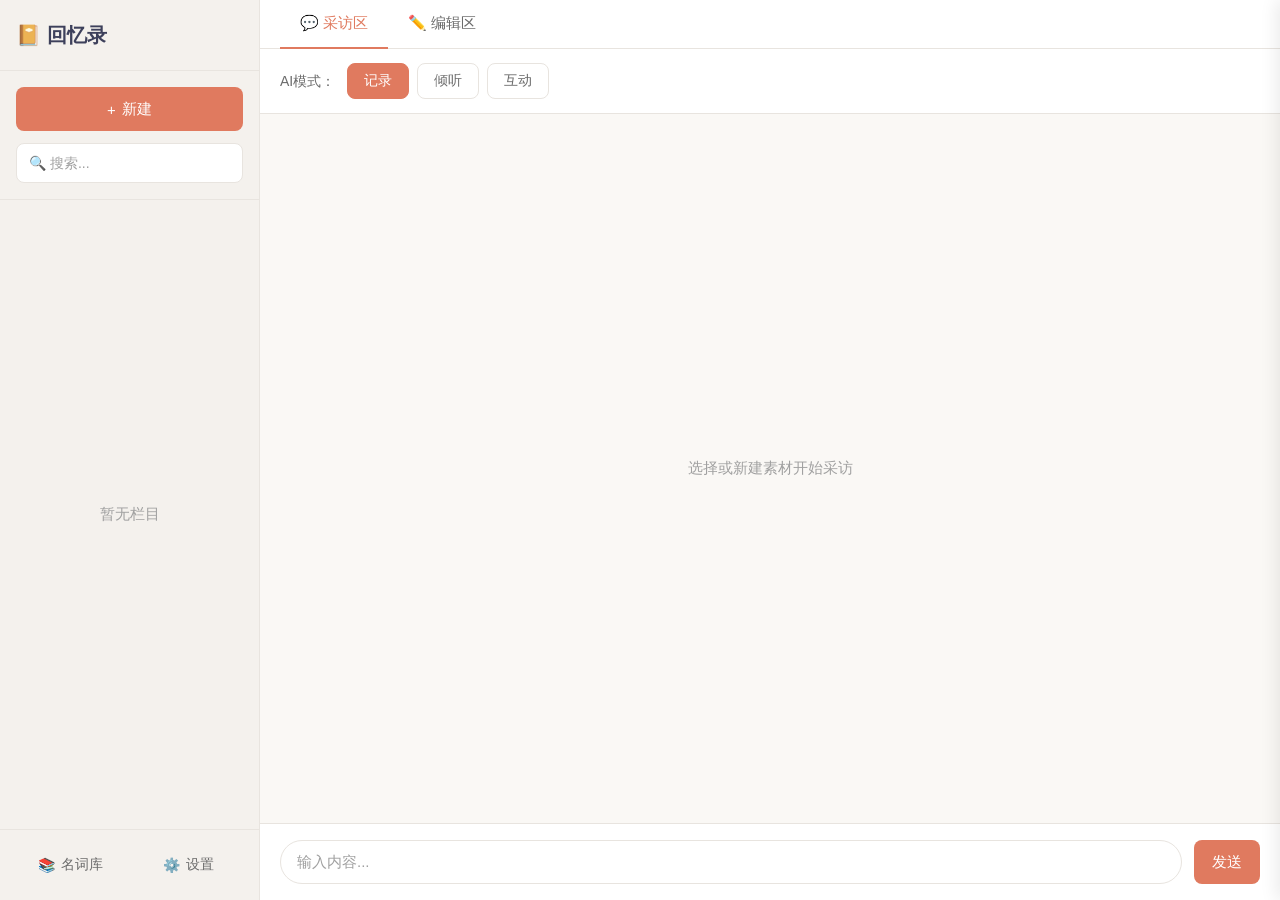
<file: index.html>
<!DOCTYPE html>
<html lang="zh-CN">
<head>
  <meta charset="UTF-8">
  <meta name="viewport" content="width=device-width, initial-scale=1.0">
  <title>回忆录</title>
  <link rel="stylesheet" href="css/style.css">
</head>
<body>
  <div id="app">
    <!-- 顶部提示栏 -->
    <div class="toast-container" id="toastContainer"></div>

    <!-- 主布局 -->
    <div class="main-layout">
      <!-- 左侧栏 -->
      <aside class="sidebar-left" id="sidebarLeft">
        <div class="sidebar-header">
          <h1 class="logo">📔 回忆录</h1>
        </div>

        <div class="sidebar-actions">
          <button class="btn btn-primary btn-new" id="btnNew">
            <span>+</span> 新建
          </button>
          <div class="search-box">
            <input type="text" class="search-input" id="searchInput" placeholder="🔍 搜索...">
          </div>
        </div>

        <div class="category-list" id="categoryList">
          <!-- 栏目列表动态生成 -->
        </div>

        <div class="sidebar-footer">
          <div class="nav-items">
            <button class="nav-item" id="btnGlossary">
              <span>📚</span> 名词库
            </button>
            <button class="nav-item" id="btnSettings">
              <span>⚙️</span> 设置
            </button>
          </div>
        </div>
      </aside>

      <!-- 中间主区域 -->
      <main class="main-content" id="mainContent">
        <!-- 主Tab切换 -->
        <div class="main-tabs" id="mainTabs">
          <button class="main-tab active" data-tab="chat" id="tabChat">
            💬 采访区
          </button>
          <button class="main-tab" data-tab="organize" id="tabOrganize">
            ✏️ 编辑区
          </button>
        </div>

        <!-- 采访区 -->
        <div class="tab-content active" id="chatContent">
          <div class="chat-toolbar" id="chatToolbar">
            <div class="ai-mode-selector" id="aiModeSelector">
              <span class="ai-mode-label">AI模式：</span>
              <div class="ai-mode-buttons">
                <button class="ai-mode-btn active" data-mode="L1">记录</button>
                <button class="ai-mode-btn" data-mode="L2">倾听</button>
                <button class="ai-mode-btn" data-mode="L3">互动</button>
              </div>
            </div>
          </div>

          <div class="chat-messages" id="chatMessages">
            <div class="empty-state" id="chatEmptyState">
              <p>选择或新建素材开始采访</p>
            </div>
          </div>

          <div class="chat-input-area" id="chatInputArea">
            <div class="input-wrapper">
              <textarea class="chat-input" id="chatInput" placeholder="输入内容..." rows="1"></textarea>
              <button class="btn btn-primary btn-send" id="btnSend">发送</button>
            </div>
          </div>
        </div>

        <!-- 编辑区 -->
        <div class="tab-content" id="organizeContent">
          <div class="organize-toolbar" id="organizeToolbar">
            <button class="btn btn-secondary" id="btnBackMatrix">
              ← 返回列表
            </button>
            <button class="btn btn-accent" id="btnSaveMemory">
              💾 保存
            </button>
          </div>

          <div class="organize-editor">
            <input type="text" class="memory-title-input" id="memoryTitleInput" placeholder="输入标题...">

            <div class="memory-content-area">
              <textarea class="memory-content-input" id="memoryContentInput" placeholder="开始撰写..."></textarea>
            </div>
          </div>

          <!-- AI悬浮助手 -->
          <div class="ai-float-bubble" id="aiFloatBubble">
            <div class="ai-float-panel">
              <div class="ai-float-header">
                <span>✨ AI整理助手</span>
                <button class="ai-float-close" onclick="App.toggleAiFloatPanel()">✕</button>
              </div>
              <div class="ai-float-body">
                <textarea class="ai-command-input" id="aiCommandInput" placeholder="输入指令调整内容..." rows="3"></textarea>
                <button class="btn btn-primary btn-ai-send" id="btnAiSend">发送</button>
              </div>
            </div>
          </div>
        </div>
      </main>

      <!-- 右侧栏 -->
      <aside class="sidebar-right" id="sidebarRight">
        <div class="panel-header">
          <span class="panel-title">📋 稿件属性</span>
        </div>

        <div class="panel-content" id="panelProperties">
          <!-- 时间信息 -->
          <div class="property-section">
            <div class="property-section-title">⏰ 时间信息</div>
            <div class="time-input-section">
              <textarea class="time-natural-input" id="timeNaturalInput" placeholder="输入时间描述，如：1985年夏天、春节前一周..." rows="2"></textarea>
              <div class="time-analyze-actions">
                <button class="time-analyze-btn" id="btnAnalyzeTime">✨ AI分析</button>
              </div>
            </div>
            <div class="time-attribute-section" id="timeAttributeSection">
              <div class="time-attribute-label">🤖 时间属性（Markdown标签）</div>
              <div class="time-attribute-display" id="timeAttributeDisplay">
                <div class="time-attribute-item">
                  <span class="attr-label">date:</span>
                  <span class="attr-value" id="attrDate"></span>
                </div>
                <div class="time-attribute-item">
                  <span class="attr-label">period:</span>
                  <span class="attr-value" id="attrPeriod"></span>
                </div>
              </div>
            </div>
          </div>

          <!-- 标签列表 -->
          <div class="property-section">
            <div class="property-section-title">🏷️ 标签</div>
            <div class="tags-container" id="tagsContainer">
            </div>
            <div class="tag-add-row">
              <input type="text" class="tag-input" id="tagInput" placeholder="输入标签后回车添加" maxlength="10">
            </div>
            <div class="property-hint">最多 10 个标签，已添加 <span id="tagCount">0</span> / 10</div>
          </div>

          <!-- 本文名词库 -->
          <div class="property-section">
            <div class="property-section-title">👤 本文名词库</div>
            <div class="doc-glossary-list" id="docGlossaryList">
            </div>
          </div>
        </div>
      </aside>

      <!-- 稿件属性面板切换按钮 -->
      <button class="panel-toggle-btn" id="panelToggleBtn" title="稿件属性">📋</button>
    </div>

    <!-- 新建弹窗 -->
    <div class="modal-overlay" id="newMemoryModal">
      <div class="modal">
        <div class="modal-header">
          <span class="modal-title">📝 新建记忆素材</span>
          <button class="modal-close" onclick="closeModal('newMemoryModal')">✕</button>
        </div>
        <div class="modal-body">
          <!-- 步骤1：选择栏目 -->
          <div id="step1Column">
            <div class="form-group">
              <label class="form-label">选择栏目 *</label>
              <select class="form-input" id="modalCategorySelect">
                <option value="">-- 请选择栏目 --</option>
              </select>
            </div>
            <div style="text-align: center; padding: 12px 0; color: var(--text-secondary); font-size: 14px;">或</div>
            <button class="add-column-btn" id="btnShowNewColumn" style="border: 1px dashed var(--primary); color: var(--primary); background: rgba(224, 122, 95, 0.05); width: 100%;">
              <span>+</span><span>创建新栏目</span>
            </button>
            <div id="newColumnInModal" style="display: none; margin-top: 12px;">
              <div class="form-group">
                <label class="form-label">新栏目名称</label>
                <input type="text" class="form-input" id="newColumnNameInput" placeholder="输入栏目名称">
              </div>
              <button class="btn btn-primary" id="btnConfirmNewColumn" style="width: 100%;">确认创建</button>
            </div>
          </div>
          <!-- 步骤2：填写素材信息 -->
          <div id="step2Info" style="display: none;">
            <div class="form-group">
              <label class="form-label">素材标题 *</label>
              <input type="text" class="form-input" id="modalMemoryTitle" placeholder="例如：夏夜乘凉">
            </div>
            <div class="form-group">
              <label class="form-label">记忆时间（可选）</label>
              <input type="text" class="form-input" id="modalMemoryDate" placeholder="例如：1985年 或 80年代">
            </div>
          </div>
        </div>
        <div class="modal-footer" id="step1Footer">
          <button class="btn btn-secondary" onclick="closeModal('newMemoryModal')">取消</button>
          <button class="btn btn-primary" id="btnNextStep">下一步</button>
        </div>
        <div class="modal-footer" id="step2Footer" style="display: none;">
          <button class="btn btn-secondary" id="btnPrevStep">上一步</button>
          <button class="btn btn-primary" id="btnCreateMemory">创建</button>
        </div>
      </div>
    </div>

    <!-- 设置弹窗 -->
    <div class="modal-overlay" id="settingsModal">
      <div class="modal modal-wide">
        <div class="modal-header">
          <span class="modal-title">⚙️ 系统设置</span>
          <button class="modal-close" onclick="closeModal('settingsModal')">✕</button>
        </div>
        <div class="modal-body">
          <div class="settings-section">
            <div class="settings-section-title">🔑 AI API 设置</div>
            <div class="form-group">
              <label class="form-label">API 服务地址</label>
              <input type="text" class="form-input" id="apiEndpoint" placeholder="如：api.deepseek.com/v1/chat/completions">
            </div>
            <div class="form-group">
              <label class="form-label">API 密钥</label>
              <input type="password" class="form-input" id="apiKey" placeholder="输入您的API密钥">
              <div class="form-hint">密钥仅本地存储，不会同步至服务器</div>
            </div>
            <div class="form-group">
              <label class="form-label">默认 AI 模式</label>
              <select class="form-input" id="defaultAiMode" style="cursor: pointer;">
                <option value="L1">记录档 - 仅回复收到</option>
                <option value="L2">倾听档 - 简短共情</option>
                <option value="L3">互动档 - 深度引导</option>
              </select>
            </div>
          </div>

          <div class="settings-section">
            <div class="settings-section-title">💬 提示词微调</div>
            <div class="settings-item" style="border-bottom: none; padding: 8px 0;">
              <div>
                <div class="settings-item-label">AI 整理行为规范</div>
                <div class="settings-item-desc">点击右侧按钮可修改提示词模板</div>
              </div>
              <button class="btn btn-secondary" style="height: 36px; font-size: 13px;" onclick="App.openPromptEditor()">修改</button>
            </div>
          </div>

          <div class="settings-section">
            <div class="settings-section-title">🔗 GitHub 同步</div>
            <div class="form-group">
              <label class="form-label">Personal Access Token</label>
              <input type="password" class="form-input" id="githubTokenInput" placeholder="输入 GitHub PAT">
              <div class="form-hint">
                请在 GitHub Settings → Developer settings → Personal access tokens 生成新令牌，
                需要勾选 repo 权限。
              </div>
            </div>
            <div class="form-group">
              <label class="form-label">仓库名称</label>
              <input type="text" class="form-input" id="repoNameInput" placeholder="如：my-memoir">
              <div class="form-hint">将以此名称创建或使用 GitHub 仓库</div>
            </div>
            <div class="sync-status" id="syncStatus">
              <span class="sync-indicator"></span>
              <span class="sync-text">未连接</span>
            </div>
            <div style="display: flex; gap: 12px; align-items: center; margin-top: 12px;">
              <button class="btn btn-primary" id="btnConnectGithub">连接 GitHub</button>
              <button class="btn btn-secondary" id="btnDisconnectGithub" style="display: none;">断开</button>
            </div>
          </div>

          <div class="settings-section">
            <div class="settings-section-title">📝 命名规则</div>
            <div class="form-group">
              <label class="form-label">素材分组命名规范</label>
              <input type="text" class="form-input" id="namingPattern" value="{category}/{title}_{date}">
              <div class="form-hint">如：童年/夏夜乘凉_1985.md</div>
            </div>
          </div>

          <div class="settings-section">
            <h3 class="settings-section-title">🗑️ 已删除素材</h3>
            <div class="deleted-list" id="deletedList">
              <p class="empty-hint">暂无已删除的素材</p>
            </div>
          </div>
        </div>
        <div class="modal-footer">
          <button class="btn btn-secondary" onclick="closeModal('settingsModal')">取消</button>
          <button class="btn btn-primary" onclick="App.saveSettings()">保存设置</button>
        </div>
      </div>
    </div>

    <!-- 提示词编辑器弹窗 -->
    <div class="modal-overlay" id="promptEditorModal">
      <div class="modal">
        <div class="modal-header">
          <span class="modal-title">💬 提示词微调</span>
          <button class="modal-close" onclick="closeModal('promptEditorModal')">✕</button>
        </div>
        <div class="modal-body">
          <div class="form-group">
            <label class="form-label">当前提示词</label>
            <textarea class="form-textarea" id="promptTemplate" rows="3">将口语化对话整理成标准书面叙事，保留核心情感与细节，不做过度美化</textarea>
            <div class="form-hint">定义AI整理素材时的默认行为规范</div>
          </div>
          <div class="form-group">
            <label class="form-label">指令输入（发送微调）</label>
            <input type="text" class="form-input" id="promptInstruction" placeholder="输入修改指令，如：增加更多情感描写">
          </div>
        </div>
        <div class="modal-footer">
          <button class="btn btn-secondary" onclick="closeModal('promptEditorModal')">取消</button>
          <button class="btn btn-primary" onclick="App.sendPromptInstruction()">发送并应用</button>
        </div>
      </div>
    </div>

    <!-- 名词库管理弹窗 -->
    <div class="modal-overlay" id="glossaryModal">
      <div class="modal modal-wide">
        <div class="modal-header">
          <span class="modal-title">📚 全局名词库</span>
          <button class="modal-close" onclick="closeModal('glossaryModal')">✕</button>
        </div>
        <div class="modal-body glossary-modal-body">
          <div class="glossary-sidebar">
            <div class="glossary-search">
              <input type="text" class="form-input" id="glossarySearchInput" placeholder="🔍 搜索名词...">
            </div>
            <div class="glossary-categories">
              <button class="glossary-cat-btn active" data-cat="all">全部</button>
              <button class="glossary-cat-btn" data-cat="人物">👤 人物</button>
              <button class="glossary-cat-btn" data-cat="地点">📍 地点</button>
              <button class="glossary-cat-btn" data-cat="物品">🎁 物品</button>
            </div>
            <div class="glossary-item-list" id="glossaryItemList">
              <!-- 名词列表动态生成 -->
            </div>
          </div>
          <div class="glossary-detail" id="glossaryDetail">
            <div class="empty-state">
              <p>选择或新增名词查看详情</p>
            </div>
          </div>
        </div>
        <div class="modal-footer">
          <button class="btn btn-primary" id="btnAddGlossary">+ 新增名词</button>
        </div>
      </div>
    </div>

    <!-- 名词详情弹窗 -->
    <div class="modal-overlay" id="glossaryEditModal">
      <div class="modal">
        <div class="modal-header">
          <span class="modal-title" id="glossaryEditTitle">📋 编辑词条</span>
          <button class="modal-close" onclick="closeModal('glossaryEditModal')">✕</button>
        </div>
        <div class="modal-body">
          <div class="form-group">
            <label class="form-label">词条分类 *</label>
            <div class="glossary-cat-select" id="glossaryCatSelect">
              <span class="glossary-cat-option" data-cat="人物">👤 人物</span>
              <span class="glossary-cat-option" data-cat="地点">📍 地点</span>
              <span class="glossary-cat-option" data-cat="物品">🎁 物品</span>
            </div>
          </div>
          <div class="form-group">
            <label class="form-label">标准名称 *</label>
            <input type="text" class="form-input" id="glossaryName" placeholder="输入词条名称">
          </div>
          <div class="form-group">
            <label class="form-label">解释/描述</label>
            <textarea class="form-textarea" id="glossaryDesc" placeholder="输入词条的解释或描述..." style="min-height: 80px;"></textarea>
          </div>
          <div class="form-group">
            <label class="form-label">别名/曾用名</label>
            <input type="text" class="form-input" id="glossaryAlias" placeholder="用逗号分隔，如：王建军，小王">
          </div>
          <div class="form-group">
            <label class="form-label">常用称谓</label>
            <input type="text" class="form-input" id="glossaryAddress" placeholder="用逗号分隔，如：王科长，老王">
          </div>
          <div class="form-group">
            <label class="form-label">关联词条</label>
            <input type="text" class="form-input" id="glossaryRelated" placeholder="输入关联词条，用逗号分隔">
          </div>
        </div>
        <div class="modal-footer">
          <button class="btn btn-secondary" onclick="closeModal('glossaryEditModal')">取消</button>
          <button class="btn btn-primary" id="btnSaveGlossary">保存</button>
        </div>
      </div>
    </div>

    <!-- 删除确认弹窗 -->
    <div class="modal-overlay" id="deleteConfirmModal">
      <div class="modal modal-small">
        <div class="modal-header">
          <span class="modal-title">⚠️ 确认删除</span>
          <button class="modal-close" onclick="closeModal('deleteConfirmModal')">✕</button>
        </div>
        <div class="modal-body">
          <p id="deleteConfirmText">确定要删除此素材吗？</p>
          <p class="form-hint">删除后可在设置中恢复</p>
        </div>
        <div class="modal-footer">
          <button class="btn btn-secondary" onclick="closeModal('deleteConfirmModal')">取消</button>
          <button class="btn btn-danger" id="btnConfirmDelete">删除</button>
        </div>
      </div>
    </div>
  </div>

  <script src="js/storage.js"></script>
  <script src="js/github.js"></script>
  <script src="js/ai.js"></script>
  <script src="js/app.js"></script>
</body>
</html>
</file>
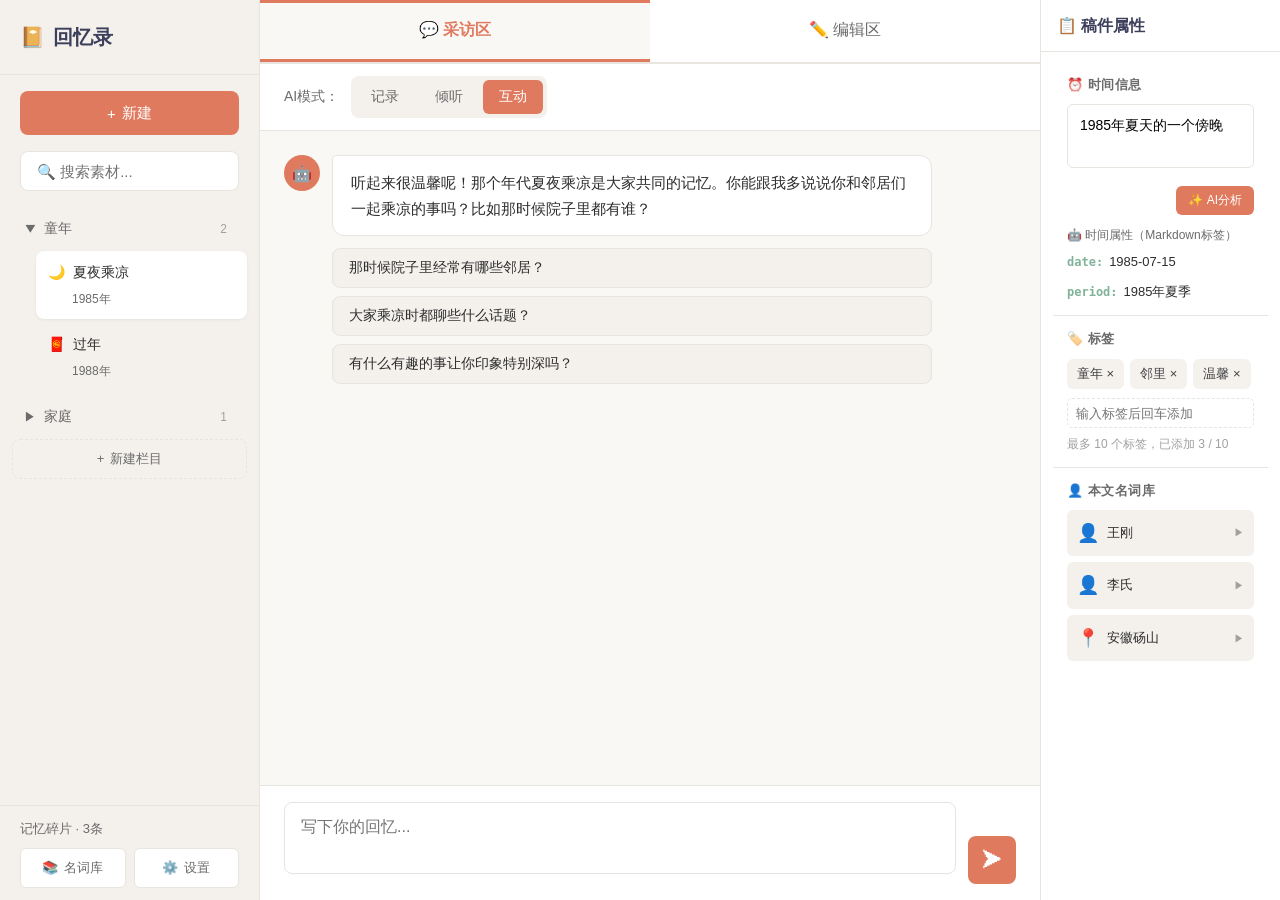
<file: prototype.html>
<!DOCTYPE html>
<html lang="zh-CN">
<head>
  <meta charset="UTF-8">
  <meta name="viewport" content="width=device-width, initial-scale=1.0">
  <title>回忆录客户端 - 交互原型</title>
  <style>
    :root {
      --primary: #E07A5F;
      --secondary: #3D405B;
      --accent: #81B29A;
      --background: #FAF8F5;
      --surface: #FFFFFF;
      --sidebar: #F4F1ED;
      --border: #E8E4DF;
      --text-primary: #2D2D2D;
      --text-secondary: #6B6B6B;
      --text-placeholder: #A0A0A0;
      --warning: #F2CC8F;
      --highlight-bg: #FFF3E0;
    }

    * {
      margin: 0;
      padding: 0;
      box-sizing: border-box;
    }

    body {
      font-family: -apple-system, BlinkMacSystemFont, "PingFang SC", "Microsoft YaHei", sans-serif;
      background: var(--background);
      color: var(--text-primary);
      font-size: 18px;
      line-height: 1.7;
      height: 100vh;
      overflow: hidden;
      margin: 0;
      padding: 0;
    }

    .desktop-layout {
      display: flex;
      height: 100%;
    }

    /* 左侧栏 */
    .sidebar-left {
      width: 260px;
      background: var(--sidebar);
      border-right: 1px solid var(--border);
      display: flex;
      flex-direction: column;
      flex-shrink: 0;
    }

    .sidebar-header {
      padding: 20px;
      border-bottom: 1px solid var(--border);
    }

    .logo {
      font-size: 20px;
      font-weight: 600;
      color: var(--secondary);
      display: flex;
      align-items: center;
      gap: 8px;
    }

    .sidebar-actions {
      padding: 16px 20px;
      display: flex;
      gap: 8px;
    }

    .btn {
      height: 44px;
      padding: 0 20px;
      border-radius: 8px;
      font-size: 15px;
      font-weight: 500;
      cursor: pointer;
      border: none;
      display: flex;
      align-items: center;
      justify-content: center;
      gap: 6px;
      transition: all 0.15s ease;
    }

    .btn:active {
      transform: scale(0.98);
    }

    .btn-primary {
      background: var(--primary);
      color: white;
      flex: 1;
    }

    .btn-primary:hover {
      background: #d4694f;
    }

    .btn-secondary {
      background: var(--surface);
      color: var(--primary);
      border: 1px solid var(--primary);
    }

    .btn-icon {
      width: 44px;
      height: 44px;
      padding: 0;
      background: transparent;
      border: none;
      border-radius: 8px;
      font-size: 18px;
      cursor: pointer;
      display: flex;
      align-items: center;
      justify-content: center;
    }

    .btn-icon:hover {
      background: var(--border);
    }

    .search-box {
      padding: 0 20px 16px;
    }

    .search-input {
      width: 100%;
      height: 40px;
      padding: 0 16px;
      border: 1px solid var(--border);
      border-radius: 8px;
      font-size: 15px;
      background: var(--surface);
    }

    .search-input:focus {
      outline: none;
      border-color: var(--primary);
    }

    .folder-list {
      flex: 1;
      overflow-y: auto;
      padding: 0 12px;
    }

    .column-header {
      display: flex;
      align-items: center;
      padding: 10px 12px;
      border-radius: 8px;
      cursor: pointer;
      font-size: 14px;
      color: var(--text-secondary);
      transition: all 0.15s;
    }

    .column-header:hover {
      background: var(--border);
    }

    .column-header.active {
      background: var(--surface);
      box-shadow: 0 1px 3px rgba(0,0,0,0.06);
    }

    .column-header .icon {
      margin-right: 8px;
      font-size: 12px;
      transition: transform 0.2s;
    }

    .column-header.expanded .icon {
      transform: rotate(90deg);
    }

    .column-header .name {
      flex: 1;
      overflow: hidden;
      text-overflow: ellipsis;
      white-space: nowrap;
    }

    .column-header .count {
      font-size: 12px;
      color: var(--text-placeholder);
      margin-right: 8px;
    }

    .column-actions {
      display: none;
      gap: 4px;
    }

    .column-header:hover .column-actions {
      display: flex;
    }

    .column-header:hover .count {
      display: none;
    }

    .column-action-btn {
      width: 24px;
      height: 24px;
      border: none;
      background: transparent;
      border-radius: 4px;
      cursor: pointer;
      font-size: 12px;
      color: var(--text-secondary);
      display: flex;
      align-items: center;
      justify-content: center;
      transition: all 0.15s;
    }

    .column-action-btn:hover {
      background: var(--border);
      color: var(--text-primary);
    }

    .column-action-btn.delete:hover {
      background: #fde8e8;
      color: #e74c3c;
    }

    .memory-list {
      padding-left: 24px;
      display: none;
    }

    .column-item.expanded .memory-list {
      display: block;
    }

    .memory-item {
      position: relative;
      padding: 10px 12px;
      border-radius: 8px;
      cursor: pointer;
      font-size: 14px;
      margin-bottom: 4px;
      transition: all 0.15s;
    }

    .memory-item:hover {
      background: var(--surface);
    }

    .memory-item.active {
      background: var(--surface);
      box-shadow: 0 1px 3px rgba(0,0,0,0.06);
    }

    .memory-item .content {
      display: flex;
      align-items: center;
      gap: 8px;
    }

    .memory-item .title {
      flex: 1;
      color: var(--text-primary);
      overflow: hidden;
      text-overflow: ellipsis;
      white-space: nowrap;
    }

    .memory-item .meta {
      font-size: 12px;
      color: var(--text-secondary);
      margin-top: 4px;
      padding-left: 24px;
    }

    .memory-item .actions {
      display: none;
      position: absolute;
      right: 8px;
      top: 50%;
      transform: translateY(-50%);
      gap: 4px;
    }

    .memory-item:hover .actions {
      display: flex;
    }

    .memory-action-btn {
      width: 22px;
      height: 22px;
      border: none;
      background: var(--sidebar);
      border-radius: 4px;
      cursor: pointer;
      font-size: 11px;
      color: var(--text-secondary);
      display: flex;
      align-items: center;
      justify-content: center;
      transition: all 0.15s;
    }

    .memory-action-btn:hover {
      background: var(--border);
      color: var(--text-primary);
    }

    .memory-action-btn.delete:hover {
      background: #fde8e8;
      color: #e74c3c;
    }

    .column-input-wrapper {
      padding: 8px 12px;
      display: none;
    }

    .column-item.editing .column-input-wrapper {
      display: block;
    }

    .column-item.editing .column-header {
      display: none;
    }

    .column-name-input {
      width: 100%;
      height: 32px;
      padding: 0 10px;
      border: 1px solid var(--primary);
      border-radius: 6px;
      font-size: 14px;
      background: var(--surface);
    }

    .column-name-input:focus {
      outline: none;
    }

    .column-input-actions {
      display: flex;
      gap: 6px;
      margin-top: 6px;
    }

    .column-input-actions .btn {
      height: 28px;
      padding: 0 12px;
      font-size: 12px;
    }

    .add-column-btn {
      width: 100%;
      padding: 10px 12px;
      border: 1px dashed var(--border);
      border-radius: 8px;
      background: transparent;
      color: var(--text-secondary);
      font-size: 13px;
      cursor: pointer;
      display: flex;
      align-items: center;
      justify-content: center;
      gap: 6px;
      transition: all 0.15s;
    }

    .add-column-btn:hover {
      border-color: var(--primary);
      color: var(--primary);
      background: rgba(224, 122, 95, 0.05);
    }

    .column-header-add {
      display: flex;
      align-items: center;
      padding: 8px 12px;
      border-radius: 8px;
      cursor: pointer;
      font-size: 13px;
      color: var(--primary);
      margin-top: 4px;
    }

    .column-header-add:hover {
      background: rgba(224, 122, 95, 0.1);
    }

    .column-header-add .icon {
      margin-right: 6px;
    }

    .sidebar-footer {
      padding: 16px 20px;
      border-top: 1px solid var(--border);
      font-size: 13px;
      color: var(--text-secondary);
      display: flex;
      justify-content: space-between;
      align-items: center;
    }

    .settings-entry {
      display: flex;
      align-items: center;
      gap: 6px;
      padding: 8px 12px;
      border-radius: 6px;
      cursor: pointer;
      font-size: 13px;
      color: var(--text-secondary);
      transition: all 0.15s;
    }

    .settings-entry:hover {
      background: var(--border);
      color: var(--text-primary);
    }

    /* 中间主区域 */
    .main-content {
      flex: 1;
      display: flex;
      flex-direction: column;
      min-width: 0;
      min-height: 0;
      background: var(--background);
    }

    .main-tabs {
      display: flex;
      border-bottom: 2px solid var(--border);
      background: var(--surface);
    }

    .main-tab {
      flex: 1;
      padding: 16px;
      text-align: center;
      font-size: 16px;
      font-weight: 500;
      color: var(--text-secondary);
      cursor: pointer;
      border-bottom: 3px solid transparent;
      transition: all 0.2s;
      position: relative;
    }

    .main-tab:hover {
      background: var(--sidebar);
    }

    .main-tab.active {
      color: var(--primary);
      border-bottom-color: var(--primary);
      font-weight: 600;
      background: var(--background);
    }

    .main-tab.active::before {
      content: '';
      position: absolute;
      top: 0;
      left: 0;
      right: 0;
      height: 3px;
      background: var(--primary);
    }

    .main-header {
      padding: 12px 24px;
      border-bottom: 1px solid var(--border);
      display: flex;
      align-items: center;
      justify-content: space-between;
      background: var(--surface);
    }

    .main-header.hidden {
      display: none;
    }

    .ai-mode-selector {
      display: flex;
      align-items: center;
      gap: 12px;
    }

    .ai-mode-selector.hidden {
      display: none;
    }

    .ai-mode-label {
      font-size: 14px;
      color: var(--text-secondary);
    }

    .ai-mode-buttons {
      display: flex;
      gap: 4px;
      background: var(--sidebar);
      padding: 4px;
      border-radius: 8px;
    }

    .ai-mode-btn {
      padding: 8px 16px;
      border: none;
      background: transparent;
      border-radius: 6px;
      font-size: 14px;
      cursor: pointer;
      color: var(--text-secondary);
      transition: all 0.15s;
    }

    .ai-mode-btn.active {
      background: var(--primary);
      color: white;
    }

    .ai-mode-btn:hover:not(.active) {
      background: var(--border);
    }

    .panel-container {
      flex: 1;
      display: flex;
      overflow: hidden;
    }

    .panel-view {
      flex: 1;
      display: none;
      flex-direction: column;
      overflow: hidden;
      min-height: 0;
    }

    .panel-view.active {
      display: flex;
    }

    /* 采访区 */
    .chat-area {
      flex: 1;
      min-height: 0;
      overflow-y: auto;
      padding: 24px;
    }

    .message {
      display: flex;
      gap: 12px;
      margin-bottom: 24px;
      animation: fadeIn 0.25s ease;
    }

    @keyframes fadeIn {
      from { opacity: 0; transform: translateY(10px); }
      to { opacity: 1; transform: translateY(0); }
    }

    .message-avatar {
      width: 36px;
      height: 36px;
      border-radius: 50%;
      display: flex;
      align-items: center;
      justify-content: center;
      flex-shrink: 0;
      font-size: 16px;
    }

    .message-ai .message-avatar {
      background: var(--primary);
      color: white;
    }

    .message-user .message-avatar {
      background: var(--secondary);
      color: white;
    }

    .message-content {
      flex: 1;
      max-width: 600px;
    }

    .message-text {
      padding: 14px 18px;
      border-radius: 12px;
      font-size: 15px;
      line-height: 1.7;
    }

    .message-ai .message-text {
      background: var(--surface);
      border: 1px solid var(--border);
      border-radius: 4px 12px 12px 12px;
    }

    .message-user .message-text {
      background: var(--primary);
      color: white;
      border-radius: 12px 4px 12px 12px;
    }

    .follow-up-questions {
      margin-top: 12px;
      display: flex;
      flex-direction: column;
      gap: 8px;
    }

    .follow-up-btn {
      padding: 10px 16px;
      background: var(--sidebar);
      border: 1px solid var(--border);
      border-radius: 8px;
      font-size: 14px;
      text-align: left;
      cursor: pointer;
      color: var(--text-primary);
      transition: all 0.15s;
    }

    .follow-up-btn:hover {
      background: var(--surface);
      border-color: var(--primary);
    }

    .input-area {
      padding: 16px 24px;
      border-top: 1px solid var(--border);
      background: var(--surface);
    }

    .input-box {
      display: flex;
      gap: 12px;
      align-items: flex-end;
    }

    .input-wrapper {
      flex: 1;
      position: relative;
    }

    .chat-input {
      width: 100%;
      min-height: 72px;
      max-height: 120px;
      padding: 12px 16px;
      border: 1px solid var(--border);
      border-radius: 8px;
      font-size: 16px;
      resize: none;
      font-family: inherit;
      line-height: 1.5;
    }

    .chat-input:focus {
      outline: none;
      border-color: var(--primary);
    }

    .send-btn {
      width: 48px;
      height: 48px;
      border: none;
      background: var(--primary);
      color: white;
      border-radius: 8px;
      cursor: pointer;
      font-size: 20px;
      display: flex;
      align-items: center;
      justify-content: center;
      transition: all 0.15s;
    }

    .send-btn:hover {
      background: #d4694f;
    }

    .send-btn:active {
      transform: scale(0.95);
    }

    /* 编辑区重构 */
    .organize-area {
      flex: 1;
      min-height: 0;
      padding: 0;
      display: flex;
      flex-direction: column;
    }

    .edit-header {
      flex-shrink: 0;
      padding: 16px 24px;
      border-bottom: 1px solid var(--border);
      display: flex;
      align-items: center;
      gap: 16px;
      background: var(--surface);
    }

    .edit-title-input {
      flex: 1;
      font-size: 20px;
      font-weight: 600;
      color: var(--secondary);
      border: none;
      background: transparent;
      padding: 8px 0;
    }

    .edit-title-input:focus {
      outline: none;
    }

    .edit-title-input::placeholder {
      color: var(--text-placeholder);
    }

    .save-btn {
      height: 40px;
      padding: 0 20px;
      background: var(--primary);
      color: white;
      border: none;
      border-radius: 8px;
      font-size: 14px;
      font-weight: 500;
      cursor: pointer;
      display: flex;
      align-items: center;
      gap: 6px;
      transition: all 0.15s;
    }

    .save-btn:hover {
      background: #d4694f;
    }

    .save-btn.saving {
      opacity: 0.7;
      pointer-events: none;
    }

    .edit-content-area {
      flex: 1;
      min-height: 0;
      padding: 24px;
      overflow-y: auto;
    }

    .edit-content {
      width: 100%;
      height: 100%;
      font-size: 18px;
      line-height: 1.9;
      color: var(--text-primary);
      border: none;
      background: transparent;
      resize: none;
      padding: 0;
    }

    .edit-content:focus {
      outline: none;
    }

    .edit-content::placeholder {
      color: var(--text-placeholder);
    }

    /* 底部指令输入 - 编辑区AI对话框 */
    .edit-command-bar {
      flex-shrink: 0;
      padding: 16px 24px;
      border-top: 2px solid var(--accent);
      background: linear-gradient(135deg, #fef9f7 0%, #fdf5f2 100%);
      display: flex;
      gap: 12px;
      align-items: flex-end;
      box-shadow: 0 -2px 8px rgba(224, 122, 95, 0.1);
    }

    .edit-command-input {
      flex: 1;
      min-height: 72px;
      max-height: 120px;
      padding: 14px 16px;
      border: 2px solid #e8d5ce;
      border-radius: 12px;
      font-size: 15px;
      line-height: 1.5;
      resize: none;
      font-family: inherit;
      background: #fff;
      color: var(--text-primary);
      box-shadow: inset 0 1px 3px rgba(0, 0, 0, 0.05);
    }

    .edit-command-input:focus {
      outline: none;
      border-color: var(--accent);
      box-shadow: 0 0 0 3px rgba(224, 122, 95, 0.15);
      background: #fffeff;
    }

    .edit-command-input::placeholder {
      color: #b8a89a;
      font-style: italic;
    }

    .edit-command-send {
      width: 52px;
      height: 52px;
      background: linear-gradient(135deg, var(--accent) 0%, #d4694f 100%);
      color: white;
      border: none;
      border-radius: 12px;
      cursor: pointer;
      font-size: 20px;
      display: flex;
      align-items: center;
      justify-content: center;
      transition: all 0.2s;
      box-shadow: 0 2px 6px rgba(224, 122, 95, 0.3);
    }

    .edit-command-send:hover {
      transform: translateY(-1px);
      box-shadow: 0 4px 10px rgba(224, 122, 95, 0.4);
    }

    .edit-ai-send:active {
      transform: translateY(0);
    }

    /* 编辑区AI调整悬浮气泡 */
    .ai-float-bubble {
      position: fixed;
      bottom: 24px;
      right: 280px;
      z-index: 3000;
      display: none;
    }

    .ai-float-bubble.active {
      display: block;
    }

    .ai-float-panel {
      width: 360px;
      background: var(--surface);
      border-radius: 16px;
      box-shadow: 0 8px 32px rgba(0, 0, 0, 0.15);
      overflow: hidden;
      animation: bubbleFadeIn 0.2s ease;
    }

    @keyframes bubbleFadeIn {
      from {
        opacity: 0;
        transform: translateY(10px);
      }
      to {
        opacity: 1;
        transform: translateY(0);
      }
    }

    .ai-float-header {
      padding: 14px 18px;
      background: linear-gradient(135deg, #fef9f7 0%, #fdf5f2 100%);
      border-bottom: 1px solid #e8d5ce;
      display: flex;
      justify-content: space-between;
      align-items: center;
      font-weight: 600;
      color: var(--secondary);
      font-size: 15px;
    }

    .ai-float-close {
      width: 28px;
      height: 28px;
      border: none;
      background: transparent;
      border-radius: 50%;
      font-size: 16px;
      cursor: pointer;
      color: var(--text-secondary);
      display: flex;
      align-items: center;
      justify-content: center;
      transition: all 0.15s;
    }

    .ai-float-close:hover {
      background: var(--border);
    }

    .ai-float-body {
      padding: 16px;
      display: flex;
      flex-direction: column;
      gap: 12px;
    }

    .ai-float-input {
      width: 100%;
      min-height: 80px;
      max-height: 150px;
      padding: 12px 14px;
      border: 2px solid #e8d5ce;
      border-radius: 12px;
      font-size: 15px;
      line-height: 1.5;
      background: white;
      resize: vertical;
      font-family: inherit;
      transition: all 0.15s;
    }

    .ai-float-input:focus {
      outline: none;
      border-color: var(--accent);
      box-shadow: 0 0 0 3px rgba(224, 122, 95, 0.15);
    }

    .ai-float-input::placeholder {
      color: #b8a89a;
      font-style: italic;
    }

    .ai-float-send {
      width: 100%;
      padding: 12px;
      background: linear-gradient(135deg, var(--accent) 0%, #d4694f 100%);
      color: white;
      border: none;
      border-radius: 10px;
      font-size: 15px;
      font-weight: 500;
      cursor: pointer;
      transition: all 0.15s;
    }

    .ai-float-send:hover {
      transform: translateY(-1px);
      box-shadow: 0 4px 12px rgba(224, 122, 95, 0.35);
    }

    .ai-float-send:active {
      transform: translateY(0);
    }

    /* 旧样式保留用于兼容性 */
    .organize-header-card {
      display: none;
    }

    .organize-meta-row {
      display: none;
    }

    .organize-summary-label {
      display: none;
    }

    .organize-summary-input {
      display: none;
    }

    .organize-body-card {
      display: none;
    }

    .organize-content {
      display: none;
    }

    .organize-tips {
      display: none;
    }

    .edit-ai-section {
      display: none;
    }

    /* 稿件属性面板 */
    .property-section {
      padding: 12px 14px;
      border-bottom: 1px solid var(--border);
    }

    .property-section:last-child {
      border-bottom: none;
    }

    .property-section-title {
      font-size: 13px;
      font-weight: 600;
      color: var(--text-secondary);
      margin-bottom: 8px;
      text-transform: uppercase;
      letter-spacing: 0.5px;
    }

    .property-row {
      display: flex;
      align-items: center;
      gap: 8px;
      margin-bottom: 8px;
    }

    .property-row:last-child {
      margin-bottom: 0;
    }

    .property-label {
      font-size: 14px;
      color: var(--text-secondary);
      min-width: 60px;
    }

    .property-input {
      flex: 1;
      height: 34px;
      padding: 0 10px;
      border: 1px solid var(--border);
      border-radius: 6px;
      font-size: 14px;
      background: var(--sidebar);
    }

    .property-input:focus {
      outline: none;
      border-color: var(--primary);
      background: var(--surface);
    }

    .property-select {
      flex: 1;
      height: 34px;
      padding: 0 10px;
      border: 1px solid var(--border);
      border-radius: 6px;
      font-size: 14px;
      background: var(--sidebar);
      cursor: pointer;
    }

    .property-select:focus {
      outline: none;
      border-color: var(--primary);
    }

    .property-textarea {
      width: 100%;
      padding: 10px 12px;
      border: 1px solid var(--border);
      border-radius: 8px;
      font-size: 14px;
      line-height: 1.5;
      background: var(--sidebar);
      resize: vertical;
      font-family: inherit;
    }

    .property-textarea:focus {
      outline: none;
      border-color: var(--primary);
      background: var(--surface);
    }

    .property-hint {
      font-size: 12px;
      color: var(--text-placeholder);
      margin-top: 6px;
    }

    /* 时间信息管理 - 简洁设计 */
    .time-input-section {
      margin-bottom: 10px;
    }

    .time-natural-input {
      width: 100%;
      min-height: 48px;
      padding: 10px 12px;
      border: 1px solid var(--border);
      border-radius: 6px;
      font-size: 14px;
      line-height: 1.5;
      background: var(--surface);
      resize: none;
      font-family: inherit;
    }

    .time-natural-input:focus {
      outline: none;
      border-color: var(--primary);
    }

    .time-analyze-actions {
      display: flex;
      justify-content: flex-end;
      margin-top: 8px;
    }

    .time-analyze-btn {
      display: flex;
      align-items: center;
      gap: 4px;
      padding: 6px 12px;
      background: var(--primary);
      color: white;
      border: none;
      border-radius: 6px;
      font-size: 12px;
      cursor: pointer;
      transition: all 0.15s;
    }

    .time-analyze-btn:hover {
      background: #d4694f;
    }

    .time-analyze-btn.loading {
      opacity: 0.7;
      pointer-events: none;
    }

    .time-analyze-btn.loading::after {
      content: '...';
    }

    .time-attribute-section {
      margin-top: 10px;
    }

    .time-attribute-label {
      font-size: 12px;
      color: var(--text-secondary);
      margin-bottom: 6px;
      font-weight: 500;
    }

    .time-attribute-display {
      display: flex;
      flex-direction: row;
      flex-wrap: wrap;
      gap: 8px;
    }

    .time-attribute-item {
      display: flex;
      align-items: center;
      gap: 6px;
      font-size: 13px;
    }

    .attr-label {
      font-weight: 600;
      color: var(--accent);
      font-family: monospace;
      font-size: 12px;
    }

    .attr-value {
      color: var(--text-primary);
      font-size: 13px;
    }

    .tags-container {
      display: flex;
      flex-wrap: wrap;
      gap: 6px;
      margin-bottom: 8px;
    }

    .tags-container .tag {
      cursor: pointer;
      opacity: 0.9;
      font-size: 13px;
      padding: 4px 10px;
    }

    .tags-container .tag:hover {
      opacity: 1;
      background: #e74c3c;
    }

    .tag-add-row {
      margin-bottom: 4px;
    }

    .tag-input {
      width: 100%;
      height: 30px;
      padding: 0 8px;
      border: 1px dashed var(--border);
      border-radius: 5px;
      font-size: 13px;
      background: transparent;
    }

    .tag-input:focus {
      outline: none;
      border-color: var(--primary);
      border-style: solid;
      background: var(--sidebar);
    }

    /* 本文名词库 */
    .doc-glossary-list {
      display: flex;
      flex-direction: column;
      gap: 6px;
    }

    .doc-glossary-item {
      background: var(--sidebar);
      border-radius: 6px;
      overflow: hidden;
      cursor: pointer;
      transition: all 0.15s;
    }

    .doc-glossary-item:hover {
      background: var(--border);
    }

    .doc-glossary-header {
      display: flex;
      align-items: center;
      gap: 8px;
      padding: 8px 10px;
    }

    .doc-glossary-name {
      flex: 1;
      font-size: 13px;
      color: var(--text-primary);
    }

    .doc-glossary-expand {
      font-size: 10px;
      color: var(--text-placeholder);
      transition: transform 0.2s;
    }

    .doc-glossary-item.expanded .doc-glossary-expand {
      transform: rotate(90deg);
    }

    .doc-glossary-detail {
      display: none;
      padding: 0 10px 10px;
      border-top: 1px solid var(--border);
    }

    .doc-glossary-item.expanded .doc-glossary-detail {
      display: block;
    }

    .doc-glossary-field {
      display: flex;
      font-size: 12px;
      margin-bottom: 4px;
    }

    .doc-glossary-field .field-label {
      color: var(--text-secondary);
      min-width: 50px;
    }

    .doc-glossary-field .field-value {
      color: var(--text-primary);
    }

    .doc-glossary-actions {
      display: flex;
      gap: 6px;
      margin-top: 8px;
    }

    .doc-glossary-btn {
      padding: 4px 10px;
      border: none;
      background: var(--surface);
      border-radius: 4px;
      font-size: 12px;
      cursor: pointer;
      color: var(--text-secondary);
      transition: all 0.15s;
    }

    .doc-glossary-btn:hover {
      background: var(--primary);
      color: white;
    }

    .doc-glossary-btn.delete:hover {
      background: #e74c3c;
    }

    /* 名词库管理页面 */
    .glossary-page {
      position: fixed;
      top: 0;
      left: 0;
      right: 0;
      bottom: 0;
      background: var(--background);
      z-index: 5000;
      display: none;
      flex-direction: column;
    }

    .glossary-page.active {
      display: flex;
    }

    .glossary-page-header {
      padding: 16px 24px;
      background: var(--surface);
      border-bottom: 1px solid var(--border);
      display: flex;
      align-items: center;
      justify-content: space-between;
    }

    .glossary-page-title {
      font-size: 18px;
      font-weight: 600;
      color: var(--secondary);
      display: flex;
      align-items: center;
      gap: 8px;
    }

    .glossary-page-content {
      flex: 1;
      display: flex;
      overflow: hidden;
    }

    .glossary-page-sidebar {
      width: 280px;
      background: var(--surface);
      border-right: 1px solid var(--border);
      display: flex;
      flex-direction: column;
    }

    .glossary-search-box {
      padding: 16px;
      border-bottom: 1px solid var(--border);
    }

    .glossary-search-input {
      width: 100%;
      height: 40px;
      padding: 0 14px;
      border: 1px solid var(--border);
      border-radius: 8px;
      font-size: 14px;
      background: var(--sidebar);
    }

    .glossary-search-input:focus {
      outline: none;
      border-color: var(--primary);
      background: var(--surface);
    }

    .glossary-category-list {
      flex: 1;
      overflow-y: auto;
      padding: 12px;
    }

    .glossary-category-item {
      padding: 12px 14px;
      border-radius: 8px;
      cursor: pointer;
      font-size: 14px;
      color: var(--text-secondary);
      margin-bottom: 4px;
      transition: all 0.15s;
    }

    .glossary-category-item:hover {
      background: var(--sidebar);
    }

    .glossary-category-item.active {
      background: var(--primary);
      color: white;
    }

    .glossary-category-item .count {
      float: right;
      font-size: 12px;
      opacity: 0.7;
    }

    .glossary-main {
      flex: 1;
      display: flex;
      flex-direction: column;
      overflow: hidden;
    }

    .glossary-toolbar {
      padding: 16px 24px;
      background: var(--surface);
      border-bottom: 1px solid var(--border);
      display: flex;
      align-items: center;
      gap: 12px;
    }

    .glossary-count {
      font-size: 14px;
      color: var(--text-secondary);
      margin-right: auto;
    }

    .glossary-list {
      flex: 1;
      overflow-y: auto;
      padding: 20px 24px;
    }

    .glossary-card {
      background: var(--surface);
      border-radius: 12px;
      padding: 18px 20px;
      margin-bottom: 12px;
      box-shadow: 0 2px 8px rgba(0, 0, 0, 0.04);
      cursor: pointer;
      transition: all 0.15s;
    }

    .glossary-card:hover {
      box-shadow: 0 0 0 2px var(--primary);
    }

    .glossary-card-header {
      display: flex;
      align-items: center;
      justify-content: space-between;
      margin-bottom: 8px;
    }

    .glossary-card-name {
      font-size: 16px;
      font-weight: 500;
      color: var(--text-primary);
      display: flex;
      align-items: center;
      gap: 8px;
    }

    .glossary-card-type {
      font-size: 12px;
      padding: 2px 8px;
      background: var(--sidebar);
      border-radius: 4px;
      color: var(--text-secondary);
    }

    .glossary-card-aliases {
      font-size: 14px;
      color: var(--text-secondary);
      margin-bottom: 6px;
    }

    .glossary-card-meta {
      font-size: 12px;
      color: var(--text-placeholder);
    }

    .glossary-card-actions {
      display: flex;
      gap: 8px;
    }

    .glossary-card-btn {
      padding: 6px 12px;
      border: none;
      background: var(--sidebar);
      border-radius: 6px;
      font-size: 13px;
      cursor: pointer;
      color: var(--text-secondary);
      transition: all 0.15s;
    }

    .glossary-card-btn:hover {
      background: var(--border);
      color: var(--text-primary);
    }

    .glossary-empty {
      text-align: center;
      padding: 60px 20px;
      color: var(--text-secondary);
    }

    .glossary-empty-icon {
      font-size: 48px;
      margin-bottom: 16px;
    }

    /* 名词库分类层级 */
    .glossary-cat-group {
      margin-bottom: 8px;
    }

    .glossary-cat-item {
      display: flex;
      align-items: center;
      padding: 10px 14px;
      border-radius: 8px;
      cursor: pointer;
      font-size: 14px;
      color: var(--text-secondary);
      transition: all 0.15s;
      position: relative;
    }

    .glossary-cat-item:hover {
      background: var(--sidebar);
    }

    .glossary-cat-item.active {
      background: var(--primary);
      color: white;
    }

    .glossary-cat-item .toggle {
      width: 18px;
      height: 18px;
      display: flex;
      align-items: center;
      justify-content: center;
      font-size: 10px;
      margin-right: 6px;
      transition: transform 0.2s;
    }

    .glossary-cat-item.expanded .toggle {
      transform: rotate(90deg);
    }

    .glossary-cat-item .name {
      flex: 1;
      overflow: hidden;
      text-overflow: ellipsis;
      white-space: nowrap;
    }

    .glossary-cat-item .count {
      font-size: 12px;
      opacity: 0.7;
      margin-right: 8px;
    }

    .glossary-cat-item .actions {
      display: none;
      gap: 4px;
    }

    .glossary-cat-item:hover .actions {
      display: flex;
    }

    .glossary-cat-item:hover .count {
      display: none;
    }

    .glossary-cat-btn {
      width: 22px;
      height: 22px;
      border: none;
      background: transparent;
      border-radius: 4px;
      cursor: pointer;
      font-size: 11px;
      color: var(--text-secondary);
      display: flex;
      align-items: center;
      justify-content: center;
      transition: all 0.15s;
    }

    .glossary-cat-btn:hover {
      background: var(--border);
      color: var(--text-primary);
    }

    .glossary-cat-btn.delete:hover {
      background: #fde8e8;
      color: #e74c3c;
    }

    .glossary-subcat-list {
      padding-left: 32px;
      display: none;
    }

    .glossary-cat-item.expanded + .glossary-subcat-list {
      display: block;
    }

    .glossary-subcat-item {
      padding: 8px 14px;
      border-radius: 6px;
      cursor: pointer;
      font-size: 13px;
      color: var(--text-secondary);
      margin-bottom: 2px;
      transition: all 0.15s;
    }

    .glossary-subcat-item:hover {
      background: var(--sidebar);
    }

    .glossary-subcat-item.active {
      background: rgba(224, 122, 95, 0.15);
      color: var(--primary);
    }

    .glossary-subcat-item .count {
      float: right;
      font-size: 11px;
      opacity: 0.7;
    }

    .glossary-cat-input {
      padding: 8px 14px;
      display: none;
    }

    .glossary-cat-input.active {
      display: block;
    }

    .glossary-cat-input-row {
      display: flex;
      gap: 6px;
    }

    .glossary-cat-input input {
      flex: 1;
      height: 32px;
      padding: 0 10px;
      border: 1px solid var(--primary);
      border-radius: 6px;
      font-size: 13px;
      background: var(--surface);
    }

    .glossary-cat-input input:focus {
      outline: none;
    }

    .glossary-cat-input-row .btn {
      height: 32px;
      padding: 0 12px;
      font-size: 12px;
    }

    .glossary-add-cat {
      padding: 8px 14px;
      color: var(--primary);
      cursor: pointer;
      font-size: 13px;
      display: flex;
      align-items: center;
      gap: 6px;
      margin-top: 4px;
    }

    .glossary-add-cat:hover {
      background: rgba(224, 122, 95, 0.1);
      border-radius: 6px;
    }

    /* 词条详情 */
    .glossary-detail-section {
      margin-bottom: 16px;
    }

    .glossary-detail-label {
      font-size: 12px;
      color: var(--text-placeholder);
      margin-bottom: 4px;
      text-transform: uppercase;
      letter-spacing: 0.5px;
    }

    .glossary-detail-value {
      font-size: 14px;
      color: var(--text-primary);
      line-height: 1.6;
    }

    .glossary-detail-example {
      background: var(--sidebar);
      padding: 10px 14px;
      border-radius: 8px;
      font-size: 13px;
      color: var(--text-secondary);
      font-style: italic;
      margin-top: 6px;
    }

    .glossary-detail-relations {
      display: flex;
      flex-wrap: wrap;
      gap: 6px;
      margin-top: 6px;
    }

    .glossary-relation-tag {
      padding: 4px 10px;
      background: var(--sidebar);
      border-radius: 4px;
      font-size: 12px;
      color: var(--text-secondary);
    }

    /* 分类选择器 */
    .glossary-cat-select {
      display: flex;
      flex-wrap: wrap;
      gap: 8px;
      padding: 12px;
      background: var(--sidebar);
      border-radius: 8px;
      margin-top: 8px;
    }

    .glossary-cat-option {
      padding: 6px 12px;
      border: 1px solid var(--border);
      border-radius: 6px;
      font-size: 13px;
      cursor: pointer;
      transition: all 0.15s;
      background: var(--surface);
    }

    .glossary-cat-option:hover {
      border-color: var(--primary);
    }

    .glossary-cat-option.selected {
      background: var(--primary);
      color: white;
      border-color: var(--primary);
    }

    .edit-ai-history {
      flex: 1;
      overflow-y: auto;
      padding: 12px 20px;
      min-height: 80px;
      max-height: 120px;
    }

    .edit-ai-msg {
      margin-bottom: 10px;
      font-size: 13px;
      line-height: 1.5;
    }

    .edit-ai-msg.user {
      color: var(--primary);
    }

    .edit-ai-msg.ai {
      color: var(--text-secondary);
      padding: 8px 12px;
      background: var(--sidebar);
      border-radius: 8px;
      margin-top: 4px;
    }

    .edit-ai-time {
      font-size: 11px;
      color: var(--text-placeholder);
      margin-right: 6px;
    }

    .edit-ai-input-row {
      padding: 12px 20px;
      border-top: 1px solid var(--border);
      display: flex;
      gap: 10px;
      align-items: flex-end;
    }

    .edit-ai-input {
      flex: 1;
      min-height: 40px;
      max-height: 80px;
      padding: 10px 14px;
      border: 1px solid var(--border);
      border-radius: 8px;
      font-size: 14px;
      resize: none;
      font-family: inherit;
    }

    .edit-ai-input:focus {
      outline: none;
      border-color: var(--primary);
    }

    .edit-ai-send {
      width: 40px;
      height: 40px;
      border: none;
      background: var(--primary);
      color: white;
      border-radius: 8px;
      cursor: pointer;
      font-size: 16px;
      display: flex;
      align-items: center;
      justify-content: center;
      transition: all 0.15s;
    }

    .edit-ai-send:hover {
      background: #d4694f;
    }

    .edit-ai-send.loading {
      opacity: 0.7;
      pointer-events: none;
    }

    .edit-ai-send.loading::after {
      content: '...';
    }

    .organize-tips {
      padding: 12px 16px;
      background: var(--sidebar);
      border-radius: 8px;
      margin-top: 16px;
      font-size: 13px;
      color: var(--text-secondary);
      text-align: center;
    }

    /* 右侧栏 */
    .sidebar-right {
      width: 240px;
      background: var(--surface);
      border-left: 1px solid var(--border);
      display: flex;
      flex-direction: column;
      flex-shrink: 0;
      min-height: 0;
      overflow: hidden;
    }

    .panel-header {
      flex-shrink: 0;
      padding: 12px 16px;
      border-bottom: 1px solid var(--border);
      display: flex;
      align-items: center;
      justify-content: space-between;
    }

    .panel-title {
      font-size: 16px;
      font-weight: 600;
      color: var(--secondary);
    }

    .panel-tabs {
      display: flex;
      padding: 0 16px;
      border-bottom: 1px solid var(--border);
    }

    .panel-tab {
      padding: 10px 14px;
      font-size: 14px;
      color: var(--text-secondary);
      cursor: pointer;
      border-bottom: 2px solid transparent;
      margin-bottom: -1px;
    }

    .panel-tab.active {
      color: var(--primary);
      border-bottom-color: var(--primary);
    }

    .panel-content {
      flex: 1;
      overflow-y: auto;
      padding: 10px 12px;
      min-height: 0;
    }

    .glossary-item {
      padding: 14px;
      background: var(--sidebar);
      border-radius: 10px;
      margin-bottom: 10px;
      cursor: pointer;
      transition: all 0.15s;
    }

    .glossary-item:hover {
      box-shadow: 0 0 0 2px var(--primary);
    }

    .glossary-item .name {
      font-size: 15px;
      font-weight: 500;
      color: var(--text-primary);
      margin-bottom: 4px;
      display: flex;
      align-items: center;
      gap: 6px;
    }

    .glossary-item .aliases {
      font-size: 13px;
      color: var(--text-secondary);
    }

    .glossary-item .source {
      font-size: 12px;
      color: var(--text-placeholder);
      margin-top: 6px;
    }

    .tag-section {
      margin-top: 24px;
    }

    .tag-section-title {
      font-size: 14px;
      color: var(--text-secondary);
      margin-bottom: 12px;
    }

    .tags {
      display: flex;
      flex-wrap: wrap;
      gap: 8px;
    }

    .tag {
      padding: 8px 14px;
      background: var(--sidebar);
      border-radius: 6px;
      font-size: 14px;
      color: var(--text-primary);
      cursor: pointer;
      transition: all 0.15s;
    }

    .tag:hover {
      background: var(--border);
    }

    /* 弹窗 */
    .modal-overlay {
      position: fixed;
      top: 0;
      left: 0;
      right: 0;
      bottom: 0;
      background: rgba(0, 0, 0, 0.5);
      display: flex;
      align-items: center;
      justify-content: center;
      z-index: 10000;
      opacity: 0;
      visibility: hidden;
      transition: all 0.2s ease;
    }

    .modal-overlay.active {
      opacity: 1;
      visibility: visible;
    }

    .modal {
      background: var(--surface);
      border-radius: 16px;
      width: 520px;
      max-width: 90vw;
      max-height: 90vh;
      overflow: hidden;
      transform: translateY(20px);
      transition: transform 0.2s ease;
      box-shadow: 0 8px 32px rgba(0, 0, 0, 0.12);
    }

    .modal-overlay.active .modal {
      transform: translateY(0);
    }

    .modal-header {
      padding: 20px 24px;
      border-bottom: 1px solid var(--border);
      display: flex;
      align-items: center;
      justify-content: space-between;
    }

    .modal-title {
      font-size: 18px;
      font-weight: 600;
      color: var(--secondary);
    }

    .modal-close {
      width: 32px;
      height: 32px;
      border: none;
      background: transparent;
      font-size: 20px;
      cursor: pointer;
      color: var(--text-secondary);
      border-radius: 6px;
    }

    .modal-close:hover {
      background: var(--sidebar);
    }

    .modal-body {
      padding: 24px;
      max-height: 60vh;
      overflow-y: auto;
    }

    .modal-footer {
      padding: 16px 24px;
      border-top: 1px solid var(--border);
      display: flex;
      gap: 12px;
      justify-content: flex-end;
    }

    .form-group {
      margin-bottom: 20px;
    }

    .form-label {
      font-size: 14px;
      color: var(--text-secondary);
      margin-bottom: 8px;
      display: block;
    }

    .form-input {
      width: 100%;
      height: 48px;
      padding: 0 16px;
      border: 1px solid var(--border);
      border-radius: 8px;
      font-size: 16px;
    }

    .form-input:focus {
      outline: none;
      border-color: var(--primary);
    }

    .form-textarea {
      width: 100%;
      min-height: 120px;
      padding: 12px 16px;
      border: 1px solid var(--border);
      border-radius: 8px;
      font-size: 15px;
      resize: vertical;
    }

    .form-textarea:focus {
      outline: none;
      border-color: var(--primary);
    }

    .form-hint {
      font-size: 13px;
      color: var(--text-placeholder);
      margin-top: 6px;
    }

    /* 系统设置弹窗 */
    .settings-section {
      margin-bottom: 24px;
    }

    .settings-section-title {
      font-size: 16px;
      font-weight: 600;
      color: var(--secondary);
      margin-bottom: 16px;
      padding-bottom: 8px;
      border-bottom: 1px solid var(--border);
    }

    .settings-item {
      display: flex;
      justify-content: space-between;
      align-items: center;
      padding: 12px 0;
      border-bottom: 1px solid var(--border);
    }

    .settings-item:last-child {
      border-bottom: none;
    }

    .settings-item-label {
      font-size: 15px;
      color: var(--text-primary);
    }

    .settings-item-desc {
      font-size: 13px;
      color: var(--text-secondary);
      margin-top: 4px;
    }

    /* Toast */
    .toast {
      position: fixed;
      top: 24px;
      left: 50%;
      transform: translateX(-50%) translateY(-100px);
      padding: 12px 24px;
      background: var(--secondary);
      color: white;
      border-radius: 8px;
      font-size: 14px;
      z-index: 2000;
      transition: transform 0.3s ease;
      box-shadow: 0 4px 16px rgba(0, 0, 0, 0.15);
    }

    .toast.success {
      background: var(--accent);
    }

    .toast.warning {
      background: var(--warning);
      color: var(--text-primary);
    }

    .toast.active {
      transform: translateX(-50%) translateY(0);
    }

    /* 移动端 */
    .mobile-layout {
      display: none;
      flex-direction: column;
      height: 100vh;
    }

    .mobile-header {
      padding: 16px 20px;
      background: var(--surface);
      border-bottom: 1px solid var(--border);
      display: flex;
      align-items: center;
      justify-content: space-between;
    }

    .mobile-title {
      font-size: 18px;
      font-weight: 600;
      color: var(--secondary);
    }

    .mobile-content {
      flex: 1;
      overflow-y: auto;
    }

    .mobile-footer {
      background: var(--surface);
      border-top: 1px solid var(--border);
      display: flex;
    }

    .mobile-tab {
      flex: 1;
      padding: 14px;
      display: flex;
      flex-direction: column;
      align-items: center;
      gap: 4px;
      font-size: 11px;
      color: var(--text-secondary);
      cursor: pointer;
      border: none;
      background: transparent;
    }

    .mobile-tab.active {
      color: var(--primary);
    }

    .mobile-tab .icon {
      font-size: 22px;
    }

    .mobile-card-list {
      padding: 16px;
    }

    .mobile-card {
      background: var(--surface);
      border-radius: 12px;
      padding: 16px;
      margin-bottom: 12px;
      box-shadow: 0 2px 8px rgba(0, 0, 0, 0.06);
    }

    .mobile-card-title {
      font-size: 16px;
      font-weight: 500;
      margin-bottom: 6px;
    }

    .mobile-card-meta {
      font-size: 13px;
      color: var(--text-secondary);
    }

    .fab-create {
      display: none;
    }

    @media (max-width: 900px) {
      .desktop-layout {
        display: none;
      }
      .mobile-layout {
        display: flex;
      }
      .fab-create {
        display: block;
        position: fixed;
        bottom: 80px;
        right: 20px;
        width: 56px;
        height: 56px;
        border-radius: 50%;
        background: var(--primary);
        color: white;
        border: none;
        font-size: 28px;
        box-shadow: 0 4px 16px rgba(224, 122, 95, 0.4);
        cursor: pointer;
      }
    }

    @media (min-width: 901px) {
      .desktop-layout {
        display: flex;
      }
      .mobile-layout {
        display: none;
      }
    }
  </style>
</head>
<body>
  <div class="toast" id="toast">保存成功</div>

  <!-- 桌面端 -->
  <div class="desktop-layout">
    <!-- 左侧栏 -->
    <div class="sidebar-left">
      <div class="sidebar-header">
        <div class="logo">
          <span>📔</span>
          <span>回忆录</span>
        </div>
      </div>

      <div class="sidebar-actions">
        <button class="btn btn-primary" onclick="openNewMemoryModal()">
          <span>+</span>
          <span>新建</span>
        </button>
      </div>

      <div class="search-box">
        <input type="text" class="search-input" placeholder="🔍 搜索素材...">
      </div>

      <div class="folder-list" id="columnList">
        <div class="column-item expanded" data-column-id="1">
          <div class="column-header expanded" onclick="toggleColumn(this)">
            <span class="icon">▶</span>
            <span class="name">童年</span>
            <span class="count">2</span>
            <div class="column-actions">
              <button class="column-action-btn" onclick="editColumn(event, '童年')" title="编辑">✏️</button>
              <button class="column-action-btn delete" onclick="deleteColumn(event, 1, '童年')" title="删除">🗑️</button>
            </div>
          </div>
          <div class="column-input-wrapper">
            <input type="text" class="column-name-input" value="童年" onkeydown="handleColumnInput(event, 1)">
            <div class="column-input-actions">
              <button class="btn btn-primary" style="height: 28px; padding: 0 12px; font-size: 12px;" onclick="saveColumn(1)">保存</button>
              <button class="btn btn-secondary" style="height: 28px; padding: 0 12px; font-size: 12px;" onclick="cancelEditColumn(1)">取消</button>
            </div>
          </div>
          <div class="memory-list">
            <div class="memory-item active" onclick="selectMemory(this, '夏夜乘凉')">
              <div class="content">
                <span>🌙</span>
                <span class="title">夏夜乘凉</span>
                <div class="actions">
                  <button class="memory-action-btn" onclick="editMemory(event, '夏夜乘凉')" title="编辑">✏️</button>
                  <button class="memory-action-btn delete" onclick="deleteMemory(event, 1)" title="删除">🗑️</button>
                </div>
              </div>
              <div class="meta">1985年</div>
            </div>
            <div class="memory-item" onclick="selectMemory(this, '过年')">
              <div class="content">
                <span>🧧</span>
                <span class="title">过年</span>
                <div class="actions">
                  <button class="memory-action-btn" onclick="editMemory(event, '过年')" title="编辑">✏️</button>
                  <button class="memory-action-btn delete" onclick="deleteMemory(event, 2)" title="删除">🗑️</button>
                </div>
              </div>
              <div class="meta">1988年</div>
            </div>
          </div>
        </div>

        <div class="column-item" data-column-id="2">
          <div class="column-header" onclick="toggleColumn(this)">
            <span class="icon">▶</span>
            <span class="name">家庭</span>
            <span class="count">1</span>
            <div class="column-actions">
              <button class="column-action-btn" onclick="editColumn(event, '家庭')" title="编辑">✏️</button>
              <button class="column-action-btn delete" onclick="deleteColumn(event, 2, '家庭')" title="删除">🗑️</button>
            </div>
          </div>
          <div class="column-input-wrapper">
            <input type="text" class="column-name-input" value="家庭" onkeydown="handleColumnInput(event, 2)">
            <div class="column-input-actions">
              <button class="btn btn-primary" style="height: 28px; padding: 0 12px; font-size: 12px;" onclick="saveColumn(2)">保存</button>
              <button class="btn btn-secondary" style="height: 28px; padding: 0 12px; font-size: 12px;" onclick="cancelEditColumn(2)">取消</button>
            </div>
          </div>
          <div class="memory-list">
            <div class="memory-item" onclick="selectMemory(this, '父亲')">
              <div class="content">
                <span>👴</span>
                <span class="title">父亲的故事</span>
                <div class="actions">
                  <button class="memory-action-btn" onclick="editMemory(event, '父亲的故事')" title="编辑">✏️</button>
                  <button class="memory-action-btn delete" onclick="deleteMemory(event, 3)" title="删除">🗑️</button>
                </div>
              </div>
              <div class="meta">1970年</div>
            </div>
          </div>
        </div>

        <button class="add-column-btn" onclick="showAddColumn()">
          <span>+</span>
          <span>新建栏目</span>
        </button>

        <div class="column-item" id="newColumnItem" style="display: none;">
          <div class="column-input-wrapper">
            <input type="text" class="column-name-input" id="newColumnName" placeholder="输入栏目名称" onkeydown="handleNewColumn(event)">
            <div class="column-input-actions">
              <button class="btn btn-primary" style="height: 28px; padding: 0 12px; font-size: 12px;" onclick="createColumn()">创建</button>
              <button class="btn btn-secondary" style="height: 28px; padding: 0 12px; font-size: 12px;" onclick="cancelAddColumn()">取消</button>
            </div>
          </div>
        </div>
      </div>

      <div class="sidebar-footer" style="flex-direction: column; gap: 8px; padding: 12px 20px;">
        <div style="display: flex; justify-content: space-between; width: 100%;">
          <span style="font-size: 13px; color: var(--text-secondary);">记忆碎片 · 3条</span>
        </div>
        <div style="display: flex; gap: 8px; width: 100%;">
          <div class="settings-entry" onclick="openGlossaryPage()" style="flex: 1; justify-content: center; background: var(--surface); border: 1px solid var(--border);">
            <span>📚</span>
            <span>名词库</span>
          </div>
          <div class="settings-entry" onclick="openSettingsModal()" style="flex: 1; justify-content: center; background: var(--surface); border: 1px solid var(--border);">
            <span>⚙️</span>
            <span>设置</span>
          </div>
        </div>
      </div>
    </div>

    <!-- 中间主区域 -->
    <div class="main-content">
      <!-- 顶部Tab切换 -->
      <div class="main-tabs">
        <div class="main-tab active" onclick="switchMainTab('chat', this)">
          💬 采访区
        </div>
        <div class="main-tab" onclick="switchMainTab('organize', this)">
          ✏️ 编辑区
        </div>
      </div>

      <!-- 顶部工具栏（采访区） -->
      <div class="main-header" id="chatHeader">
        <div class="ai-mode-selector">
          <span class="ai-mode-label">AI模式：</span>
          <div class="ai-mode-buttons">
            <button class="ai-mode-btn" onclick="setAIMode('L1')">记录</button>
            <button class="ai-mode-btn" onclick="setAIMode('L2')">倾听</button>
            <button class="ai-mode-btn active" onclick="setAIMode('L3')">互动</button>
          </div>
        </div>
        <div></div>
      </div>

      <div class="panel-container">
        <!-- 采访区 -->
        <div class="panel-view active" id="chatPanel">
          <div class="chat-area" id="chatArea">
            <div class="message message-ai">
              <div class="message-avatar">🤖</div>
              <div class="message-content">
                <div class="message-text">听起来很温馨呢！那个年代夏夜乘凉是大家共同的记忆。你能跟我多说说你和邻居们一起乘凉的事吗？比如那时候院子里都有谁？</div>
                <div class="follow-up-questions">
                  <button class="follow-up-btn" onclick="askQuestion('那时候院子里经常有哪些邻居？')">那时候院子里经常有哪些邻居？</button>
                  <button class="follow-up-btn" onclick="askQuestion('大家乘凉时都聊些什么话题？')">大家乘凉时都聊些什么话题？</button>
                  <button class="follow-up-btn" onclick="askQuestion('有什么有趣的事让你印象特别深吗？')">有什么有趣的事让你印象特别深吗？</button>
                </div>
              </div>
            </div>
          </div>

          <div class="input-area">
            <div class="input-box">
              <div class="input-wrapper">
                <textarea class="chat-input" id="chatInput" placeholder="写下你的回忆..." rows="1"></textarea>
              </div>
              <button class="send-btn" onclick="sendMessage()">➤</button>
            </div>
          </div>
        </div>

        <!-- 编辑区 -->
        <div class="panel-view" id="organizePanel">
          <div class="organize-area">
            <!-- 顶部标题栏 -->
            <div class="edit-header">
              <input type="text" class="edit-title-input" id="editTitle" value="夏夜的星空与恐惧" placeholder="输入标题...">
              <button class="save-btn" id="saveBtn" onclick="saveDocument()">
                <span>💾</span>
                <span>保存</span>
              </button>
            </div>

            <!-- 正文编辑区 -->
            <div class="edit-content-area">
              <textarea class="edit-content" id="editContent" placeholder="开始输入正文...">那时候我还在上幼儿园，每到夏天的晚上，妈妈就会在院子里摆张小桌子，全家人围坐在一起乘凉。院子里种着一棵大槐树，树叶在晚风中沙沙作响，蚊子也少。

邻居们也都喜欢出来乘凉，王刚一家就住在我家隔壁，他经常端着一把竹椅过来，和我爸爸聊天。那时候没有什么空调电扇，大家就靠一把蒲扇解暑。

最让我难忘的是有一天下午，我听隔壁张奶奶讲了一个鬼故事，说村东头的茅房里有个白影子，吓得我晚上不敢一个人去上厕所。每次憋得不行了，才硬着头皮飞奔而去。有一次实在害怕，就哭着叫奶奶陪我去。奶奶总是笑着拿起蒲扇，一边给我扇风一边说："傻孩子，哪有什么鬼啊！"

奶奶的蒲扇好像有魔力一样，只要她一扇，我就觉得凉快了许多，也不再那么害怕了。

那时候的夏夜虽然简单，却充满了温情。大家都愿意走出屋子，在星空下畅聊，分享一天的见闻。如今想来，那样的夜晚是多么珍贵啊。</textarea>
            </div>
          </div>
        </div>
      </div>
    </div>

    <!-- 编辑区AI调整悬浮气泡 -->
    <div class="ai-float-bubble" id="aiFloatBubble">
      <div class="ai-float-panel">
        <div class="ai-float-header">
          <span>AI调整助手</span>
        </div>
        <div class="ai-float-body">
          <textarea class="ai-float-input" id="aiFloatInput" placeholder="输入指令调整内容，如：语气更抒情、增加细节..."></textarea>
          <button class="ai-float-send" onclick="sendFloatCommand()">发送</button>
        </div>
      </div>
    </div>

    <!-- 右侧栏 -->
    <div class="sidebar-right">
      <div class="panel-header">
        <span class="panel-title">📋 稿件属性</span>
      </div>

      <div class="panel-content" id="panelProperties" style="display: block;">
        <!-- 时间信息 -->
        <div class="property-section">
          <div class="property-section-title">⏰ 时间信息</div>

          <!-- 自然语言时间输入 -->
          <div class="time-input-section">
            <textarea class="time-natural-input" id="timeNaturalInput" placeholder="输入时间描述，如：1985年夏天、春节前一周、改革开放初期...">1985年夏天的一个傍晚</textarea>
            <div class="time-analyze-actions">
              <button class="time-analyze-btn" onclick="analyzeWithAI()">
                <span>✨</span>
                <span>AI分析</span>
              </button>
            </div>
          </div>

          <!-- AI解析的时间属性（不可编辑） -->
          <div class="time-attribute-section" id="timeAttributeSection">
            <div class="time-attribute-label">🤖 时间属性（Markdown标签）</div>
            <div class="time-attribute-display" id="timeAttributeDisplay">
              <div class="time-attribute-item">
                <span class="attr-label">date:</span>
                <span class="attr-value" id="attrDate">1985-07-15</span>
              </div>
              <div class="time-attribute-item">
                <span class="attr-label">period:</span>
                <span class="attr-value" id="attrPeriod">1985年夏季</span>
              </div>
            </div>
          </div>
        </div>

        <!-- 标签列表 -->
        <div class="property-section">
          <div class="property-section-title">🏷️ 标签</div>
          <div class="tags-container" id="tagsContainer">
            <span class="tag" onclick="removeTag(this)">童年 ×</span>
            <span class="tag" onclick="removeTag(this)">邻里 ×</span>
            <span class="tag" onclick="removeTag(this)">温馨 ×</span>
          </div>
          <div class="tag-add-row">
            <input type="text" class="tag-input" id="tagInput" placeholder="输入标签后回车添加">
          </div>
          <div class="property-hint">最多 10 个标签，已添加 <span id="tagCount">3</span> / 10</div>
        </div>

        <!-- 本文名词库 -->
        <div class="property-section">
          <div class="property-section-title">👤 本文名词库</div>
          <div class="doc-glossary-list" id="docGlossaryList">
            <div class="doc-glossary-item" onclick="toggleGlossaryItem(this)">
              <div class="doc-glossary-header">
                <span>👤</span>
                <span class="doc-glossary-name">王刚</span>
                <span class="doc-glossary-expand">▶</span>
              </div>
              <div class="doc-glossary-detail">
                <div class="doc-glossary-field">
                  <span class="field-label">别名：</span>
                  <span class="field-value">王建军</span>
                </div>
                <div class="doc-glossary-field">
                  <span class="field-label">称谓：</span>
                  <span class="field-value">王科长</span>
                </div>
                <div class="doc-glossary-actions">
                  <button class="doc-glossary-btn" onclick="event.stopPropagation(); editGlossaryItem('王刚')">编辑</button>
                  <button class="doc-glossary-btn delete" onclick="event.stopPropagation(); deleteGlossaryItem('王刚')">删除</button>
                </div>
              </div>
            </div>
            <div class="doc-glossary-item" onclick="toggleGlossaryItem(this)">
              <div class="doc-glossary-header">
                <span>👤</span>
                <span class="doc-glossary-name">李氏</span>
                <span class="doc-glossary-expand">▶</span>
              </div>
              <div class="doc-glossary-detail">
                <div class="doc-glossary-field">
                  <span class="field-label">别名：</span>
                  <span class="field-value">李桂花</span>
                </div>
                <div class="doc-glossary-field">
                  <span class="field-label">称谓：</span>
                  <span class="field-value">奶奶</span>
                </div>
                <div class="doc-glossary-actions">
                  <button class="doc-glossary-btn" onclick="event.stopPropagation(); editGlossaryItem('李氏')">编辑</button>
                  <button class="doc-glossary-btn delete" onclick="event.stopPropagation(); deleteGlossaryItem('李氏')">删除</button>
                </div>
              </div>
            </div>
            <div class="doc-glossary-item" onclick="toggleGlossaryItem(this)">
              <div class="doc-glossary-header">
                <span>📍</span>
                <span class="doc-glossary-name">安徽砀山</span>
                <span class="doc-glossary-expand">▶</span>
              </div>
              <div class="doc-glossary-detail">
                <div class="doc-glossary-field">
                  <span class="field-label">曾用名：</span>
                  <span class="field-value">砀山</span>
                </div>
                <div class="doc-glossary-actions">
                  <button class="doc-glossary-btn" onclick="event.stopPropagation(); editGlossaryItem('安徽砀山')">编辑</button>
                  <button class="doc-glossary-btn delete" onclick="event.stopPropagation(); deleteGlossaryItem('安徽砀山')">删除</button>
                </div>
              </div>
            </div>
          </div>
        </div>
      </div>
    </div>
  </div>

  <!-- 移动端 -->
  <div class="mobile-layout">
    <div class="mobile-header">
      <div class="mobile-title">📔 回忆录</div>
      <button class="btn-icon" onclick="openSettingsModal()">⚙️</button>
    </div>

    <div class="mobile-content">
      <div class="mobile-card-list">
        <div class="mobile-card">
          <div class="mobile-card-title">🌙 夏夜乘凉</div>
          <div class="mobile-card-meta">童年 · 1985年</div>
        </div>
        <div class="mobile-card">
          <div class="mobile-card-title">🧧 过年</div>
          <div class="mobile-card-meta">童年 · 1988年</div>
        </div>
        <div class="mobile-card">
          <div class="mobile-card-title">👴 父亲的故事</div>
          <div class="mobile-card-meta">家庭 · 1970年</div>
        </div>
      </div>
    </div>

    <button class="fab-create" onclick="openNewMemoryModal()">+</button>

    <div class="mobile-footer">
      <button class="mobile-tab active">
        <span class="icon">📋</span>
        <span>列表</span>
      </button>
      <button class="mobile-tab">
        <span class="icon">💬</span>
        <span>采访</span>
      </button>
      <button class="mobile-tab">
        <span class="icon">✏️</span>
        <span>编辑</span>
      </button>
    </div>
  </div>

  <!-- 新建素材弹窗 -->
  <div class="modal-overlay" id="newMemoryModal">
    <div class="modal" style="width: 480px;">
      <div class="modal-header">
        <span class="modal-title">📝 新建记忆素材</span>
        <button class="modal-close" onclick="closeModal('newMemoryModal')">✕</button>
      </div>
      <div class="modal-body">
        <!-- 步骤1：选择栏目 -->
        <div id="step1Column">
          <div class="form-group">
            <label class="form-label">选择栏目 *</label>
            <select class="form-input" id="selectColumn" onchange="onColumnChange()">
              <option value="">-- 请选择栏目 --</option>
              <option value="童年">童年</option>
              <option value="家庭">家庭</option>
            </select>
          </div>
          <div style="text-align: center; padding: 12px 0; color: var(--text-secondary); font-size: 14px;">
            或
          </div>
          <button class="add-column-btn" onclick="showNewColumnInModal()" style="border: 1px dashed var(--primary); color: var(--primary); background: rgba(224, 122, 95, 0.05);">
            <span>+</span>
            <span>创建新栏目</span>
          </button>
          <div id="newColumnInModal" style="display: none; margin-top: 12px;">
            <div class="form-group">
              <label class="form-label">新栏目名称</label>
              <input type="text" class="form-input" id="newColumnNameInput" placeholder="输入栏目名称">
            </div>
            <button class="btn btn-primary" style="width: 100%;" onclick="createColumnFromModal()">确认创建</button>
          </div>
        </div>
        <!-- 步骤2：填写素材信息 -->
        <div id="step2Info" style="display: none;">
          <div class="form-group">
            <label class="form-label">素材标题 *</label>
            <input type="text" class="form-input" id="newMemoryTitle" placeholder="例如：夏夜乘凉">
          </div>
          <div class="form-group">
            <label class="form-label">记忆时间（可选）</label>
            <input type="text" class="form-input" id="newMemoryDate" placeholder="例如：1985年 或 80年代">
          </div>
        </div>
      </div>
      <div class="modal-footer" id="step1Footer">
        <button class="btn btn-secondary" onclick="closeModal('newMemoryModal')">取消</button>
        <button class="btn btn-primary" onclick="goToStep2()">下一步</button>
      </div>
      <div class="modal-footer" id="step2Footer" style="display: none;">
        <button class="btn btn-secondary" onclick="backToStep1()">上一步</button>
        <button class="btn btn-primary" onclick="createMemory()">创建</button>
      </div>
    </div>
  </div>

  <!-- 删除确认弹窗 -->
  <div class="modal-overlay" id="confirmModal">
    <div class="modal" style="width: 400px;">
      <div class="modal-header">
        <span class="modal-title" id="confirmTitle">⚠️ 确认操作</span>
        <button class="modal-close" onclick="closeModal('confirmModal')">✕</button>
      </div>
      <div class="modal-body">
        <p id="confirmMessage" style="font-size: 15px; color: var(--text-primary);">确定要执行此操作吗？</p>
        <p id="confirmWarning" style="font-size: 13px; color: var(--warning); margin-top: 8px; display: none;"></p>
      </div>
      <div class="modal-footer">
        <button class="btn btn-secondary" onclick="closeModal('confirmModal')">取消</button>
        <button class="btn btn-primary" id="confirmBtn" onclick="confirmAction()">确定</button>
      </div>
    </div>
  </div>

  <!-- 名词确认弹窗 -->
  <div class="modal-overlay" id="nounConfirmModal">
    <div class="modal">
      <div class="modal-header">
        <span class="modal-title">📋 名词确认</span>
        <button class="modal-close" onclick="closeModal('nounConfirmModal')">✕</button>
      </div>
      <div class="modal-body">
        <p style="margin-bottom: 16px; color: var(--text-secondary);">发现以下需要确认的信息：</p>

        <div style="background: var(--sidebar); border-radius: 12px; padding: 16px; margin-bottom: 12px;">
          <div style="font-size: 14px; color: var(--text-secondary); margin-bottom: 8px;">👤 "王科长"</div>
          <div style="font-size: 14px; color: var(--text-primary); margin-bottom: 12px;">原文：那时候王科长经常来我们家玩</div>
          <input type="text" class="form-input" style="margin-bottom: 8px;" placeholder="填写全名，如：王建军">
          <input type="text" class="form-input" placeholder="别名/称谓（可选），如：王科长">
        </div>

        <div style="background: var(--sidebar); border-radius: 12px; padding: 16px;">
          <div style="font-size: 14px; color: var(--text-secondary); margin-bottom: 8px;">📍 "老家"</div>
          <div style="font-size: 14px; color: var(--text-primary); margin-bottom: 12px;">原文：我小时候在老家念书</div>
          <input type="text" class="form-input" placeholder="填写全称，如：安徽砀山">
        </div>
      </div>
      <div class="modal-footer">
        <button class="btn btn-secondary" onclick="closeModal('nounConfirmModal')">暂不处理</button>
        <button class="btn btn-primary" onclick="confirmNouns()">全部确认入库</button>
      </div>
    </div>
  </div>

  <!-- 名词详情弹窗 -->
  <div class="modal-overlay" id="glossaryDetailModal">
    <div class="modal">
      <div class="modal-header">
        <span class="modal-title" id="glossaryDetailTitle">📋 名词详情</span>
        <button class="modal-close" onclick="closeModal('glossaryDetailModal')">✕</button>
      </div>
      <div class="modal-body">
        <div class="form-group">
          <label class="form-label">标准名称</label>
          <input type="text" class="form-input" id="glossaryStandardName" placeholder="标准人名/地名">
        </div>
        <div class="form-group">
          <label class="form-label">别名/曾用名</label>
          <input type="text" class="form-input" id="glossaryAliases" placeholder="用逗号分隔，如：王建军，小王">
        </div>
        <div class="form-group">
          <label class="form-label">常用称谓</label>
          <input type="text" class="form-input" id="glossaryAddresses" placeholder="用逗号分隔，如：王科长，老王">
        </div>
        <div class="form-group">
          <label class="form-label">备注</label>
          <textarea class="form-textarea" id="glossaryNotes" placeholder="其他补充信息..."></textarea>
        </div>
      </div>
      <div class="modal-footer">
        <button class="btn btn-secondary" onclick="closeModal('glossaryDetailModal')">取消</button>
        <button class="btn btn-primary" onclick="saveGlossary()">保存</button>
      </div>
    </div>
  </div>

  <!-- 系统设置弹窗 -->
  <div class="modal-overlay" id="settingsModal">
    <div class="modal" style="width: 640px; max-height: 85vh;">
      <div class="modal-header">
        <span class="modal-title">⚙️ 系统设置</span>
        <button class="modal-close" onclick="closeModal('settingsModal')">✕</button>
      </div>
      <div class="modal-body">
        <div class="settings-section">
          <div class="settings-section-title">🔑 AI API 设置</div>
          <div class="form-group">
            <label class="form-label">API 服务地址</label>
            <input type="text" class="form-input" id="apiEndpoint" value="api.deepseek.com/v1/chat/completions" placeholder="如：api.deepseek.com/v1/chat/completions">
          </div>
          <div class="form-group">
            <label class="form-label">API 密钥</label>
            <input type="password" class="form-input" id="apiKey" value="sk-abfaa4d87f464ff39924bd46f1c00b15" placeholder="输入您的API密钥">
            <div class="form-hint">密钥仅本地存储，不会同步至服务器</div>
          </div>
          <div class="form-group">
            <label class="form-label">默认 AI 模式</label>
            <select class="form-input" style="cursor: pointer;">
              <option value="L1">记录档 - 仅回复收到</option>
              <option value="L2">倾听档 - 简短共情</option>
              <option value="L3" selected>互动档 - 深度引导</option>
            </select>
          </div>
        </div>

        <div class="settings-section">
          <div class="settings-section-title">💬 提示词微调</div>
          <div class="settings-item" style="border-bottom: none; padding: 8px 0;">
            <div>
              <div class="settings-item-label">AI 整理行为规范</div>
              <div class="settings-item-desc">点击右侧按钮可修改提示词模板</div>
            </div>
            <button class="btn btn-secondary" style="height: 36px; font-size: 13px;" onclick="openPromptEditor()">修改</button>
          </div>
        </div>

        <div class="settings-section">
          <div class="settings-section-title"> GitHub 同步</div>
          <div class="settings-item">
            <div>
              <div class="settings-item-label">已连接账户</div>
              <div class="settings-item-desc">github_username / memoir-repo</div>
            </div>
            <button class="btn btn-secondary" style="height: 36px; font-size: 13px;">断开</button>
          </div>
          <div class="settings-item">
            <div>
              <div class="settings-item-label">自动同步</div>
              <div class="settings-item-desc">编辑后自动同步到 GitHub</div>
            </div>
            <label style="position: relative; width: 48px; height: 26px; cursor: pointer;">
              <input type="checkbox" checked style="display: none;">
              <span style="position: absolute; top: 0; left: 0; right: 0; bottom: 0; background: var(--primary); border-radius: 13px; transition: 0.2s;"></span>
              <span style="position: absolute; top: 2px; left: 24px; width: 22px; height: 22px; background: white; border-radius: 50%; transition: 0.2s;"></span>
            </label>
          </div>
        </div>

        <div class="settings-section">
          <div class="settings-section-title">📝 命名规则</div>
          <div class="form-group">
            <label class="form-label">素材分组命名规范</label>
            <input type="text" class="form-input" value="{category}/{title}_{date}">
            <div class="form-hint">如：童年/夏夜乘凉_1985.md</div>
          </div>
        </div>
      </div>
      <div class="modal-footer">
        <button class="btn btn-secondary" onclick="closeModal('settingsModal')">关闭</button>
      </div>
    </div>
  </div>

  <!-- 提示词编辑器弹窗 -->
  <div class="modal-overlay" id="promptEditorModal">
    <div class="modal">
      <div class="modal-header">
        <span class="modal-title">💬 提示词微调</span>
        <button class="modal-close" onclick="closeModal('promptEditorModal')">✕</button>
      </div>
      <div class="modal-body">
        <div class="form-group">
          <label class="form-label">当前提示词</label>
          <textarea class="form-textarea" id="promptTemplate">将口语化对话整理成标准书面叙事，保留核心情感与细节，不做过度美化</textarea>
          <div class="form-hint">定义AI整理素材时的默认行为规范</div>
        </div>
        <div class="form-group">
          <label class="form-label">指令输入（发送微调）</label>
          <input type="text" class="form-input" id="promptInstruction" placeholder="输入修改指令，如：增加更多情感描写">
        </div>
      </div>
      <div class="modal-footer">
        <button class="btn btn-secondary" onclick="closeModal('promptEditorModal')">取消</button>
        <button class="btn btn-primary" onclick="sendPromptInstruction()">发送并应用</button>
      </div>
    </div>
  </div>

  <script>
    let currentAIMode = 'L3';
    let currentMemory = '夏夜乘凉';
    let currentMainTab = 'chat';
    let pendingDeleteColumn = null;
    let pendingDeleteMemory = null;

    // 栏目管理
    function toggleColumn(element) {
      const columnItem = element.parentElement;
      columnItem.classList.toggle('expanded');
      element.classList.toggle('expanded');
    }

    function editColumn(event, name) {
      event.stopPropagation();
      const columnItem = event.target.closest('.column-item');
      columnItem.classList.add('editing');
      const input = columnItem.querySelector('.column-name-input');
      input.focus();
      input.select();
    }

    function handleColumnInput(event, columnId) {
      if (event.key === 'Enter') {
        saveColumn(columnId);
      } else if (event.key === 'Escape') {
        cancelEditColumn(columnId);
      }
    }

    function saveColumn(columnId) {
      const columnItem = document.querySelector(`[data-column-id="${columnId}"]`);
      const input = columnItem.querySelector('.column-name-input');
      const newName = input.value.trim();

      if (!newName) {
        showToast('栏目名称不能为空', 'warning');
        return;
      }

      columnItem.classList.remove('editing');
      columnItem.querySelector('.column-header .name').textContent = newName;
      showToast('栏目已更新', 'success');
    }

    function cancelEditColumn(columnId) {
      const columnItem = document.querySelector(`[data-column-id="${columnId}"]`);
      columnItem.classList.remove('editing');
    }

    function showAddColumn() {
      document.getElementById('newColumnItem').style.display = 'block';
      const input = document.getElementById('newColumnName');
      input.focus();
    }

    function handleNewColumn(event) {
      if (event.key === 'Enter') {
        createColumn();
      } else if (event.key === 'Escape') {
        cancelAddColumn();
      }
    }

    function createColumn() {
      const name = document.getElementById('newColumnName').value.trim();
      if (!name) {
        showToast('请输入栏目名称', 'warning');
        return;
      }

      const columnList = document.getElementById('columnList');
      const newColumnHTML = `
        <div class="column-item" data-column-id="${Date.now()}">
          <div class="column-header expanded" onclick="toggleColumn(this)">
            <span class="icon">▶</span>
            <span class="name">${escapeHtml(name)}</span>
            <span class="count">0</span>
            <div class="column-actions">
              <button class="column-action-btn" onclick="editColumn(event, '${escapeHtml(name)}')" title="编辑">✏️</button>
              <button class="column-action-btn delete" onclick="deleteColumn(event, ${Date.now()}, '${escapeHtml(name)}')" title="删除">🗑️</button>
            </div>
          </div>
          <div class="column-input-wrapper">
            <input type="text" class="column-name-input" value="${escapeHtml(name)}" onkeydown="handleColumnInput(event, ${Date.now()})">
            <div class="column-input-actions">
              <button class="btn btn-primary" style="height: 28px; padding: 0 12px; font-size: 12px;" onclick="saveColumn(${Date.now()})">保存</button>
              <button class="btn btn-secondary" style="height: 28px; padding: 0 12px; font-size: 12px;" onclick="cancelEditColumn(${Date.now()})">取消</button>
            </div>
          </div>
          <div class="memory-list"></div>
        </div>
      `;

      const addBtn = document.querySelector('.add-column-btn');
      addBtn.insertAdjacentHTML('beforebegin', newColumnHTML);
      cancelAddColumn();
      updateColumnSelect();
      showToast('栏目已创建：' + name, 'success');
    }

    function cancelAddColumn() {
      document.getElementById('newColumnItem').style.display = 'none';
      document.getElementById('newColumnName').value = '';
    }

    function deleteColumn(event, columnId, name) {
      event.stopPropagation();
      const columnItem = event.target.closest('.column-item');
      const memories = columnItem.querySelectorAll('.memory-item');
      const memoryCount = memories.length;

      if (memoryCount > 0) {
        document.getElementById('confirmTitle').textContent = '⚠️ 删除栏目';
        document.getElementById('confirmMessage').textContent = `栏目"${name}"中包含 ${memoryCount} 个素材，删除栏目将同时删除所有素材。`;
        document.getElementById('confirmWarning').style.display = 'block';
        document.getElementById('confirmWarning').textContent = '此操作不可撤销！';
        document.getElementById('confirmBtn').style.background = '#e74c3c';
      } else {
        document.getElementById('confirmTitle').textContent = '⚠️ 删除栏目';
        document.getElementById('confirmMessage').textContent = `确定要删除栏目"${name}"吗？`;
        document.getElementById('confirmWarning').style.display = 'none';
        document.getElementById('confirmBtn').style.background = '';
      }

      pendingDeleteColumn = { id: columnId, name: name, element: columnItem };
      openModal('confirmModal');
    }

    function confirmAction() {
      if (pendingDeleteColumn) {
        pendingDeleteColumn.element.remove();
        updateColumnSelect();
        showToast('栏目已删除：' + pendingDeleteColumn.name, 'success');
        pendingDeleteColumn = null;
      } else if (pendingDeleteMemory) {
        pendingDeleteMemory.element.remove();
        updateMemoryCounts();
        showToast('素材已删除：' + pendingDeleteMemory.name, 'success');
        pendingDeleteMemory = null;
      }
      closeModal('confirmModal');
    }

    // 素材管理
    function editMemory(event, name) {
      event.stopPropagation();
      showToast('编辑素材：' + name, 'success');
    }

    function deleteMemory(event, memoryId) {
      event.stopPropagation();
      const memoryItem = event.target.closest('.memory-item');
      document.getElementById('confirmTitle').textContent = '⚠️ 删除素材';
      document.getElementById('confirmMessage').textContent = `确定要删除素材"${name}"吗？`;
      document.getElementById('confirmWarning').style.display = 'none';
      document.getElementById('confirmBtn').style.background = '#e74c3c';
      pendingDeleteMemory = { id: memoryId, name: name, element: memoryItem };
      openModal('confirmModal');
    }

    function updateMemoryCounts() {
      document.querySelectorAll('.column-item').forEach(item => {
        const count = item.querySelectorAll('.memory-item').length;
        const countEl = item.querySelector('.column-header .count');
        if (countEl) {
          countEl.textContent = count;
        }
      });
    }

    function updateColumnSelect() {
      const select = document.getElementById('selectColumn');
      const columns = document.querySelectorAll('.column-item[data-column-id]');
      select.innerHTML = '<option value="">-- 请选择栏目 --</option>';
      columns.forEach(col => {
        const name = col.querySelector('.column-header .name').textContent;
        select.innerHTML += `<option value="${escapeHtml(name)}">${escapeHtml(name)}</option>`;
      });
    }

    // 新建素材流程
    let selectedColumnForNew = '';

    function openNewMemoryModal() {
      document.getElementById('step1Column').style.display = 'block';
      document.getElementById('step2Info').style.display = 'none';
      document.getElementById('step1Footer').style.display = 'flex';
      document.getElementById('step2Footer').style.display = 'none';
      document.getElementById('newColumnInModal').style.display = 'none';
      document.getElementById('selectColumn').value = '';
      document.getElementById('newMemoryTitle').value = '';
      document.getElementById('newMemoryDate').value = '';
      selectedColumnForNew = '';
      updateColumnSelect();
      openModal('newMemoryModal');
    }

    function onColumnChange() {
      const select = document.getElementById('selectColumn');
      selectedColumnForNew = select.value;
    }

    function showNewColumnInModal() {
      document.getElementById('newColumnInModal').style.display = 'block';
      document.getElementById('newColumnNameInput').focus();
    }

    function createColumnFromModal() {
      const name = document.getElementById('newColumnNameInput').value.trim();
      if (!name) {
        showToast('请输入栏目名称', 'warning');
        return;
      }

      const columnList = document.getElementById('columnList');
      const columnId = Date.now();
      const newColumnHTML = `
        <div class="column-item expanded" data-column-id="${columnId}">
          <div class="column-header expanded" onclick="toggleColumn(this)">
            <span class="icon">▶</span>
            <span class="name">${escapeHtml(name)}</span>
            <span class="count">0</span>
            <div class="column-actions">
              <button class="column-action-btn" onclick="editColumn(event, '${escapeHtml(name)}')" title="编辑">✏️</button>
              <button class="column-action-btn delete" onclick="deleteColumn(event, ${columnId}, '${escapeHtml(name)}')" title="删除">🗑️</button>
            </div>
          </div>
          <div class="column-input-wrapper">
            <input type="text" class="column-name-input" value="${escapeHtml(name)}" onkeydown="handleColumnInput(event, ${columnId})">
            <div class="column-input-actions">
              <button class="btn btn-primary" style="height: 28px; padding: 0 12px; font-size: 12px;" onclick="saveColumn(${columnId})">保存</button>
              <button class="btn btn-secondary" style="height: 28px; padding: 0 12px; font-size: 12px;" onclick="cancelEditColumn(${columnId})">取消</button>
            </div>
          </div>
          <div class="memory-list"></div>
        </div>
      `;

      const addBtn = document.querySelector('.add-column-btn');
      addBtn.insertAdjacentHTML('beforebegin', newColumnHTML);

      document.getElementById('newColumnInModal').style.display = 'none';
      document.getElementById('newColumnNameInput').value = '';

      selectedColumnForNew = name;
      updateColumnSelect();
      document.getElementById('selectColumn').value = name;

      showToast('栏目已创建：' + name, 'success');
    }

    function goToStep2() {
      const select = document.getElementById('selectColumn');
      if (!select.value) {
        showToast('请选择或创建栏目', 'warning');
        return;
      }

      document.getElementById('step1Column').style.display = 'none';
      document.getElementById('step2Info').style.display = 'block';
      document.getElementById('step1Footer').style.display = 'none';
      document.getElementById('step2Footer').style.display = 'flex';
      document.getElementById('newMemoryTitle').focus();
    }

    function backToStep1() {
      document.getElementById('step1Column').style.display = 'block';
      document.getElementById('step2Info').style.display = 'none';
      document.getElementById('step1Footer').style.display = 'flex';
      document.getElementById('step2Footer').style.display = 'none';
    }

    function createMemory() {
      const title = document.getElementById('newMemoryTitle').value.trim();
      const date = document.getElementById('newMemoryDate').value.trim();
      const column = document.getElementById('selectColumn').value;

      if (!title) {
        showToast('请输入素材标题', 'warning');
        return;
      }

      if (!column) {
        showToast('请选择栏目', 'warning');
        return;
      }

      let targetColumn = null;
      document.querySelectorAll('.column-item').forEach(item => {
        if (item.querySelector('.column-header .name').textContent === column) {
          targetColumn = item;
        }
      });

      if (targetColumn) {
        const memoryList = targetColumn.querySelector('.memory-list');
        const newMemoryHTML = `
          <div class="memory-item" onclick="selectMemory(this, '${escapeHtml(title)}')">
            <div class="content">
              <span>📄</span>
              <span class="title">${escapeHtml(title)}</span>
              <div class="actions">
                <button class="memory-action-btn" onclick="editMemory(event, '${escapeHtml(title)}')" title="编辑">✏️</button>
                <button class="memory-action-btn delete" onclick="deleteMemory(event, ${Date.now()})" title="删除">🗑️</button>
              </div>
            </div>
            <div class="meta">${escapeHtml(date) || '时间未指定'}</div>
          </div>
        `;
        memoryList.insertAdjacentHTML('beforeend', newMemoryHTML);

        const countEl = targetColumn.querySelector('.column-header .count');
        if (countEl) {
          countEl.textContent = parseInt(countEl.textContent) + 1;
        }
      }

      closeModal('newMemoryModal');
      showToast('素材已创建：' + title, 'success');

      document.getElementById('newMemoryTitle').value = '';
      document.getElementById('newMemoryDate').value = '';
    }

    function selectMemory(element, title) {
      document.querySelectorAll('.memory-item').forEach(item => {
        item.classList.remove('active');
      });
      element.classList.add('active');
      currentMemory = title;
      showToast('已加载：' + title);
    }

    function switchMainTab(tab, element) {
      currentMainTab = tab;
      document.querySelectorAll('.main-tab').forEach(t => t.classList.remove('active'));
      element.classList.add('active');

      document.getElementById('chatPanel').classList.remove('active');
      document.getElementById('organizePanel').classList.remove('active');
      document.getElementById('chatHeader').classList.add('hidden');
      document.querySelector('.ai-mode-selector').classList.add('hidden');

      const aiBubble = document.getElementById('aiFloatBubble');

      if (tab === 'chat') {
        document.getElementById('chatPanel').classList.add('active');
        document.getElementById('chatHeader').classList.remove('hidden');
        document.querySelector('.ai-mode-selector').classList.remove('hidden');
        aiBubble.classList.remove('active');
      } else {
        document.getElementById('organizePanel').classList.add('active');
        aiBubble.classList.add('active');
        showToast('所有内容自动保存', 'success');
      }
    }

    function setAIMode(mode) {
      currentAIMode = mode;
      document.querySelectorAll('.ai-mode-btn').forEach(btn => {
        btn.classList.remove('active');
      });
      event.target.classList.add('active');

      const modeNames = { L1: '记录', L2: '倾听', L3: '互动' };
      showToast('已切换至' + modeNames[mode] + '模式', 'success');
    }

    function sendMessage() {
      const input = document.getElementById('chatInput');
      const message = input.value.trim();

      if (!message) return;

      const chatArea = document.getElementById('chatArea');

      const userMsg = document.createElement('div');
      userMsg.className = 'message message-user';
      userMsg.innerHTML = `
        <div class="message-avatar">👤</div>
        <div class="message-content">
          <div class="message-text">${escapeHtml(message)}</div>
        </div>
      `;
      chatArea.appendChild(userMsg);

      input.value = '';
      chatArea.scrollTop = chatArea.scrollHeight;

      setTimeout(() => {
        const aiResponses = {
          L1: ['收到。', '好的，请继续。'],
          L2: ['听起来很温馨。', '那确实很难忘。', '真是个美好的回忆。'],
          L3: [
            '听起来很温馨呢！那个年代夏夜乘凉是大家共同的记忆。你能跟我多说说你和邻居们一起乘凉的事吗？比如那时候院子里都有谁？',
            '很动人的回忆！那时候的邻里关系确实很亲近。你还记得当时院子里经常有哪些人吗？大家乘凉时都聊些什么呢？',
            '真有意思！那个年代晚上乘凉是大家最主要的消遣方式。你能告诉我，当时让你印象最深刻的是哪一次乘凉经历吗？'
          ]
        };

        const responses = aiResponses[currentAIMode];
        const response = responses[Math.floor(Math.random() * responses.length)];

        const aiMsg = document.createElement('div');
        aiMsg.className = 'message message-ai';

        let followUpHTML = '';
        if (currentAIMode === 'L3') {
          followUpHTML = `
            <div class="follow-up-questions">
              <button class="follow-up-btn" onclick="askQuestion('那时候院子里经常有哪些邻居？')">那时候院子里经常有哪些邻居？</button>
              <button class="follow-up-btn" onclick="askQuestion('大家乘凉时都聊些什么话题？')">大家乘凉时都聊些什么话题？</button>
              <button class="follow-up-btn" onclick="askQuestion('有什么有趣的事让你印象特别深吗？')">有什么有趣的事让你印象特别深吗？</button>
            </div>
          `;
        }

        aiMsg.innerHTML = `
          <div class="message-avatar">🤖</div>
          <div class="message-content">
            <div class="message-text">${response}</div>
            ${followUpHTML}
          </div>
        `;
        chatArea.appendChild(aiMsg);
        chatArea.scrollTop = chatArea.scrollHeight;

        if (currentAIMode !== 'L1' && Math.random() > 0.5) {
          setTimeout(() => {
            openModal('nounConfirmModal');
          }, 1500);
        }
      }, 800);
    }

    function askQuestion(question) {
      const chatArea = document.getElementById('chatArea');

      const userMsg = document.createElement('div');
      userMsg.className = 'message message-user';
      userMsg.innerHTML = `
        <div class="message-avatar">👤</div>
        <div class="message-content">
          <div class="message-text">${question}</div>
        </div>
      `;
      chatArea.appendChild(userMsg);
      chatArea.scrollTop = chatArea.scrollHeight;

      setTimeout(() => {
        const aiMsg = document.createElement('div');
        aiMsg.className = 'message message-ai';
        aiMsg.innerHTML = `
          <div class="message-avatar">🤖</div>
          <div class="message-content">
            <div class="message-text">这是个很好的问题！让我想想... ${question} 这个问题确实能帮我们回忆起更多细节。你能详细说说吗？</div>
          </div>
        `;
        chatArea.appendChild(aiMsg);
        chatArea.scrollTop = chatArea.scrollHeight;
      }, 1000);
    }

    function showGlossaryDetail(name) {
      const glossaryData = {
        '王刚': { standardName: '王刚', aliases: '王建军', addresses: '王科长, 老王', notes: '邻居，曾在县医院工作' },
        '李氏': { standardName: '李氏', aliases: '李桂花', addresses: '奶奶, 李婆婆', notes: '祖母' },
        '安徽砀山': { standardName: '安徽砀山', aliases: '砀山', addresses: '', notes: '老家地址' }
      };

      const data = glossaryData[name] || { standardName: name, aliases: '', addresses: '', notes: '' };

      document.getElementById('glossaryDetailTitle').textContent = '📋 ' + name;
      document.getElementById('glossaryStandardName').value = data.standardName;
      document.getElementById('glossaryAliases').value = data.aliases;
      document.getElementById('glossaryAddresses').value = data.addresses;
      document.getElementById('glossaryNotes').value = data.notes;

      openModal('glossaryDetailModal');
    }

    function saveGlossary() {
      closeModal('glossaryDetailModal');
      showToast('名词已保存', 'success');
    }

    function switchTab(element, tab) {
      document.querySelectorAll('.panel-tab').forEach(t => t.classList.remove('active'));
      element.classList.add('active');

      document.getElementById('panelGlossary').style.display = tab === 'glossary' ? 'block' : 'none';
      document.getElementById('panelTags').style.display = tab === 'tags' ? 'block' : 'none';
    }

    function openModal(modalId) {
      document.getElementById(modalId).classList.add('active');
    }

    function closeModal(modalId) {
      document.getElementById(modalId).classList.remove('active');
    }

    function openSettingsModal() {
      openModal('settingsModal');
    }

    function confirmNouns() {
      closeModal('nounConfirmModal');
      showToast('已确认入库：2个名词', 'success');
    }

    function saveSettings() {
      closeModal('settingsModal');
      showToast('设置已保存', 'success');
    }

    function normalizeTime() {
      const timeInput = document.getElementById('organizeTime');
      const original = timeInput.value.trim();
      if (!original) return;

      const normalizations = {
        '85年': '1985年', '85': '1985年',
        '八五年': '1985年', '1985': '1985年',
        '八零年代': '1980年代', '80年代': '1980年代',
        '小时候': '', '很小的时候': ''
      };

      let normalized = original;
      for (const [key, value] of Object.entries(normalizations)) {
        if (original.includes(key)) {
          normalized = value;
          break;
        }
      }

      if (normalized !== original) {
        timeInput.value = normalized;
        showToast('已规范化：' + normalized, 'success');
      }
    }

    function normalizePeriod() {
      const periodInput = document.getElementById('organizePeriod');
      const original = periodInput.value.trim();
      if (!original) return;

      const normalizations = {
        '幼儿园': '幼儿园时期', '学前': '幼儿园时期', '学前班': '幼儿园时期',
        '小学': '小学时期', '中学': '中学时期', '高中': '高中时期',
        '大学': '大学时期', '参加工作': '参加工作后',
        '年轻': '年轻时', '年轻时': '年轻时'
      };

      let normalized = original;
      for (const [key, value] of Object.entries(normalizations)) {
        if (original.includes(key)) {
          normalized = value;
          break;
        }
      }

      if (normalized !== original) {
        periodInput.value = normalized;
        showToast('已规范化：' + normalized, 'success');
      }
    }

    function openPromptEditor() {
      closeModal('settingsModal');
      openModal('promptEditorModal');
    }

    function sendPromptInstruction() {
      const instruction = document.getElementById('promptInstruction').value.trim();
      if (!instruction) {
        showToast('请输入修改指令', 'warning');
        return;
      }

      closeModal('promptEditorModal');
      showToast('已发送指令给AI，正在微调提示词...', 'success');
      document.getElementById('promptInstruction').value = '';
    }

    function openVersionHistory() {
      openModal('versionHistoryModal');
    }

    function restoreVersion(version) {
      closeModal('versionHistoryModal');
      showToast('已恢复到版本：' + version, 'success');
    }

    function sendEditAICommand() {
      const input = document.getElementById('editAIInput');
      const message = input.value.trim();
      if (!message) return;

      const history = document.getElementById('editAIHistory');
      const userMsg = document.createElement('div');
      userMsg.className = 'edit-ai-msg user';
      userMsg.innerHTML = '<span class="edit-ai-time">' + getCurrentTime() + '</span>' + escapeHtml(message);
      history.appendChild(userMsg);

      input.value = '';
      history.scrollTop = history.scrollHeight;

      const sendBtn = document.getElementById('editAISend');
      sendBtn.classList.add('loading');

      setTimeout(() => {
        sendBtn.classList.remove('loading');

        const aiResponses = [
          '已根据您的指令调整文章风格，变得更加抒情了。',
          '好的，我已优化了表述方式，现在更加流畅自然。',
          '已增加更多细节描写，让场景更加生动。',
          '调整完成，语气更加温馨感人。'
        ];
        const response = aiResponses[Math.floor(Math.random() * aiResponses.length)];

        const aiMsg = document.createElement('div');
        aiMsg.className = 'edit-ai-msg ai';
        aiMsg.textContent = response;
        history.appendChild(aiMsg);
        history.scrollTop = history.scrollHeight;

        showToast('风格调整已应用', 'success');
      }, 1200);
    }

    function clearEditAIChat() {
      const history = document.getElementById('editAIHistory');
      history.innerHTML = '<div class="edit-ai-msg ai">对话已清空。您可以继续输入新的指令。</div>';
    }

    function editGlobalGlossary(name) {
      showGlossaryDetail(name);
    }

    function addGlobalGlossary() {
      document.getElementById('glossaryDetailTitle').textContent = '📋 新增名词';
      document.getElementById('glossaryStandardName').value = '';
      document.getElementById('glossaryAliases').value = '';
      document.getElementById('glossaryAddresses').value = '';
      document.getElementById('glossaryNotes').value = '';
      openModal('glossaryDetailModal');
    }

    function getCurrentTime() {
      const now = new Date();
      return now.getHours().toString().padStart(2, '0') + ':' + now.getMinutes().toString().padStart(2, '0');
    }

    function openGlossaryPage() {
      document.getElementById('glossaryPage').classList.add('active');
      renderGlossaryList();
    }

    function closeGlossaryPage() {
      document.getElementById('glossaryPage').classList.remove('active');
    }

    let currentGlossaryCat = 'all';
    let currentGlossarySubCat = '';
    let currentGlossaryEntry = null;

    const glossaryData = [
      { id: 1, name: '王刚', cat: '人物', subcat: '家族成员', alias: '王建军', address: '王科长', desc: '邻居，曾在县医院工作', example: '王刚经常端着一把竹椅过来，和我爸爸聊天。', related: '李氏,安徽砀山' },
      { id: 2, name: '李氏', cat: '人物', subcat: '家族成员', alias: '李桂花', address: '奶奶', desc: '祖母', example: '奶奶总是笑着拿起蒲扇，一边给我扇风一边说..."', related: '王刚,蒲扇' },
      { id: 3, name: '张奶奶', cat: '人物', subcat: '邻居', alias: '', address: '张奶奶', desc: '隔壁邻居', example: '我听隔壁张奶奶讲了一个鬼故事...', related: '' },
      { id: 4, name: '安徽砀山', cat: '地点', subcat: '老家', alias: '砀山', address: '', desc: '老家地址', example: '我小时候在老家念书', related: '李氏' },
      { id: 5, name: '蒲扇', cat: '物品', subcat: '生活用品', alias: '', address: '', desc: '传统纳凉工具，用蒲草编制', example: '大家就靠一把蒲扇解暑', related: '李氏' }
    ];

    function renderGlossaryList() {
      const list = document.getElementById('glossaryList');
      let filtered = glossaryData;

      if (currentGlossaryCat !== 'all') {
        filtered = filtered.filter(item => item.cat === currentGlossaryCat);
        if (currentGlossarySubCat) {
          filtered = filtered.filter(item => item.subcat === currentGlossarySubCat);
        }
      }

      const searchText = document.getElementById('glossarySearchInput')?.value?.toLowerCase() || '';
      if (searchText) {
        filtered = filtered.filter(item =>
          item.name.toLowerCase().includes(searchText) ||
          item.alias.toLowerCase().includes(searchText) ||
          item.desc.toLowerCase().includes(searchText)
        );
      }

      const catIcons = { '人物': '👤', '地点': '📍', '物品': '🎁' };

      if (filtered.length === 0) {
        list.innerHTML = `
          <div class="glossary-empty">
            <div class="glossary-empty-icon">📭</div>
            <div>暂无词条</div>
            <div style="font-size: 13px; margin-top: 8px;">点击右上角"添加词条"创建新词条</div>
          </div>
        `;
      } else {
        list.innerHTML = filtered.map(item => `
          <div class="glossary-card" onclick="openGlossaryDetailView(${item.id})">
            <div class="glossary-card-header">
              <div class="glossary-card-name">
                <span>${catIcons[item.cat] || '📄'}</span>
                <span>${escapeHtml(item.name)}</span>
              </div>
              <span class="glossary-card-type">${escapeHtml(item.subcat || item.cat)}</span>
            </div>
            <div class="glossary-card-aliases">${item.alias ? '别名：' + escapeHtml(item.alias) : '无别名'}</div>
            <div class="glossary-card-meta">${escapeHtml(item.desc || '暂无描述')}</div>
          </div>
        `).join('');
      }

      const countEl = document.getElementById('glossaryCount');
      if (countEl) {
        countEl.textContent = `共 ${filtered.length} 个词条`;
      }
    }

    function toggleGlossaryCat(element) {
      element.classList.toggle('expanded');
    }

    function selectGlossaryCategory(element, cat) {
      document.querySelectorAll('.glossary-cat-item').forEach(item => {
        item.classList.remove('active');
      });
      document.querySelectorAll('.glossary-subcat-item').forEach(item => {
        item.classList.remove('active');
      });
      element.classList.add('active');
      currentGlossaryCat = cat;
      currentGlossarySubCat = '';
      renderGlossaryList();
    }

    function selectGlossarySubCategory(element, cat, subcat) {
      document.querySelectorAll('.glossary-subcat-item').forEach(item => {
        item.classList.remove('active');
      });
      element.classList.add('active');

      document.querySelectorAll('.glossary-cat-item').forEach(item => {
        item.classList.remove('active');
      });
      currentGlossaryCat = cat;
      currentGlossarySubCat = subcat;
      renderGlossaryList();
    }

    function showAddCatInput() {
      document.getElementById('newCatInput').style.display = 'block';
      document.getElementById('newCatName').focus();
    }

    function addGlossaryCategory() {
      const name = document.getElementById('newCatName').value.trim();
      if (!name) {
        showToast('请输入分类名称', 'warning');
        return;
      }
      showToast('分类已创建：' + name, 'success');
      document.getElementById('newCatInput').style.display = 'none';
      document.getElementById('newCatName').value = '';
    }

    function showAddSubCatInput(parentCat) {
      const inputEl = document.getElementById('subcat-input-' + parentCat);
      inputEl.classList.add('active');
      inputEl.querySelector('input').focus();
    }

    function addSubCategory(parentCat) {
      const inputEl = document.getElementById('newSubCatName-' + parentCat);
      const name = inputEl.value.trim();
      if (!name) {
        showToast('请输入子分类名称', 'warning');
        return;
      }
      showToast('子分类已添加：' + name, 'success');
      inputEl.value = '';
      inputEl.closest('.glossary-cat-input').classList.remove('active');
    }

    function editGlossaryCat(cat) {
      showToast('编辑分类：' + cat, 'success');
    }

    function deleteGlossaryCat(cat) {
      if (confirm(`确定要删除分类"${cat}"吗？分类下的词条将被移至"全部"。`)) {
        showToast('分类已删除：' + cat, 'success');
      }
    }

    function filterGlossary() {
      renderGlossaryList();
    }

    function openAddGlossaryModal() {
      currentGlossaryEntry = null;
      document.getElementById('glossaryEditTitle').textContent = '📋 新增词条';
      document.getElementById('glossaryName').value = '';
      document.getElementById('glossaryDesc').value = '';
      document.getElementById('glossaryAlias').value = '';
      document.getElementById('glossaryAddress').value = '';
      document.getElementById('glossaryExample').value = '';
      document.getElementById('glossaryRelated').value = '';

      document.querySelectorAll('.glossary-cat-option').forEach(opt => {
        opt.classList.remove('selected');
      });

      openModal('glossaryEditModal');
    }

    function toggleCatSelection(element) {
      element.classList.toggle('selected');
    }

    function openGlossaryDetailView(id) {
      const entry = glossaryData.find(item => item.id === id);
      if (!entry) return;

      currentGlossaryEntry = entry;
      document.getElementById('glossaryDetailTitle').textContent = '📋 ' + entry.name;

      const body = document.getElementById('glossaryDetailBody');
      body.innerHTML = `
        <div class="glossary-detail-section">
          <div class="glossary-detail-label">分类</div>
          <div class="glossary-detail-value">${entry.subcat || entry.cat}</div>
        </div>
        <div class="glossary-detail-section">
          <div class="glossary-detail-label">标准名称</div>
          <div class="glossary-detail-value">${escapeHtml(entry.name)}</div>
        </div>
        ${entry.alias ? `
        <div class="glossary-detail-section">
          <div class="glossary-detail-label">别名/曾用名</div>
          <div class="glossary-detail-value">${escapeHtml(entry.alias)}</div>
        </div>
        ` : ''}
        ${entry.address ? `
        <div class="glossary-detail-section">
          <div class="glossary-detail-label">常用称谓</div>
          <div class="glossary-detail-value">${escapeHtml(entry.address)}</div>
        </div>
        ` : ''}
        ${entry.desc ? `
        <div class="glossary-detail-section">
          <div class="glossary-detail-label">解释/描述</div>
          <div class="glossary-detail-value">${escapeHtml(entry.desc)}</div>
        </div>
        ` : ''}
        ${entry.example ? `
        <div class="glossary-detail-section">
          <div class="glossary-detail-label">示例</div>
          <div class="glossary-detail-example">"${escapeHtml(entry.example)}"</div>
        </div>
        ` : ''}
        ${entry.related ? `
        <div class="glossary-detail-section">
          <div class="glossary-detail-label">关联词条</div>
          <div class="glossary-detail-relations">
            ${entry.related.split(',').map(r => `<span class="glossary-relation-tag">${escapeHtml(r.trim())}</span>`).join('')}
          </div>
        </div>
        ` : ''}
      `;

      openModal('glossaryDetailModal');
    }

    function editCurrentGlossary() {
      if (!currentGlossaryEntry) return;

      closeModal('glossaryDetailModal');
      document.getElementById('glossaryEditTitle').textContent = '📋 编辑词条';
      document.getElementById('glossaryName').value = currentGlossaryEntry.name;
      document.getElementById('glossaryDesc').value = currentGlossaryEntry.desc || '';
      document.getElementById('glossaryAlias').value = currentGlossaryEntry.alias || '';
      document.getElementById('glossaryAddress').value = currentGlossaryEntry.address || '';
      document.getElementById('glossaryExample').value = currentGlossaryEntry.example || '';
      document.getElementById('glossaryRelated').value = currentGlossaryEntry.related || '';

      document.querySelectorAll('.glossary-cat-option').forEach(opt => {
        opt.classList.remove('selected');
        if (opt.dataset.cat === currentGlossaryEntry.cat) {
          opt.classList.add('selected');
        }
      });

      openModal('glossaryEditModal');
    }

    function saveGlossaryEntry() {
      const name = document.getElementById('glossaryName').value.trim();
      if (!name) {
        showToast('请输入词条名称', 'warning');
        return;
      }

      const selectedCats = [];
      document.querySelectorAll('.glossary-cat-option.selected').forEach(opt => {
        selectedCats.push(opt.dataset.cat);
      });

      if (selectedCats.length === 0) {
        showToast('请选择至少一个分类', 'warning');
        return;
      }

      closeModal('glossaryEditModal');
      showToast('词条已保存：' + name, 'success');
      renderGlossaryList();
    }

    function deleteGlossaryEntry() {
      if (!currentGlossaryEntry) return;

      if (confirm(`确定要删除词条"${currentGlossaryEntry.name}"吗？`)) {
        closeModal('glossaryEditModal');
        showToast('词条已删除：' + currentGlossaryEntry.name, 'success');
        currentGlossaryEntry = null;
        renderGlossaryList();
      }
    }

    function openBatchImportModal() {
      showToast('批量导入功能开发中...', 'success');
    }

    // 保存文档
    function saveDocument() {
      const saveBtn = document.getElementById('saveBtn');
      saveBtn.classList.add('saving');
      saveBtn.innerHTML = '<span>⏳</span><span>AI分析并保存中...</span>';

      setTimeout(() => {
        autoGenerateTimeAndTags();

        saveBtn.classList.remove('saving');
        saveBtn.innerHTML = '<span>✓</span><span>已保存</span>';
        showToast('文档已保存，时间和标签已自动生成', 'success');

        setTimeout(() => {
          saveBtn.innerHTML = '<span>💾</span><span>保存</span>';
        }, 2000);
      }, 1500);
    }

    // AI分析时间和标签
    function analyzeWithAI() {
      const btn = document.querySelector('.time-analyze-btn');
      btn.classList.add('loading');
      btn.innerHTML = '<span>✨</span><span>分析中...</span>';

      setTimeout(() => {
        autoGenerateTimeAndTags();
        btn.classList.remove('loading');
        btn.innerHTML = '<span>✨</span><span>重新分析</span>';
        showToast('AI分析完成，已更新时间属性和标签', 'success');
      }, 1200);
    }

    // 自动生成时间属性和标签
    function autoGenerateTimeAndTags() {
      const timeInput = document.getElementById('timeNaturalInput');
      const timeText = timeInput.value.trim();

      let dateValue = '1985-07-15';
      let periodValue = '1985年夏季';

      if (timeText.includes('夏天') || timeText.includes('夏季')) {
        dateValue = '1985-07-15';
        periodValue = '1985年夏季';
      } else if (timeText.includes('春节') || timeText.includes('过年')) {
        dateValue = '1988-02-15';
        periodValue = '1988年春节';
      } else if (timeText.includes('童年')) {
        dateValue = '1980-01-01';
        periodValue = '1980年代';
      }

      document.getElementById('attrDate').textContent = dateValue;
      document.getElementById('attrPeriod').textContent = periodValue;

      const tagsContainer = document.getElementById('tagsContainer');
      const existingTags = Array.from(tagsContainer.querySelectorAll('.tag')).map(tag =>
        tag.textContent.replace(' ×', '')
      );

      if (!existingTags.includes('童年')) {
        addTag('童年');
      }
      if (!existingTags.includes('回忆')) {
        addTag('回忆');
      }
      if (!existingTags.includes('家庭') && timeText.includes('家庭')) {
        addTag('家庭');
      }
    }

    function addTag(tagText) {
      const tagsContainer = document.getElementById('tagsContainer');
      const newTag = document.createElement('span');
      newTag.className = 'tag';
      newTag.textContent = tagText + ' ×';
      newTag.onclick = function() { removeTag(this); };
      tagsContainer.appendChild(newTag);
      updateTagCount();
    }

    // 发送悬浮气泡指令
    function sendFloatCommand() {
      const input = document.getElementById('aiFloatInput');
      const command = input.value.trim();
      if (!command) {
        showToast('请输入指令', 'warning');
        return;
      }

      showToast('已发送指令：' + command, 'success');
      input.value = '';
    }

    // 名词库项展开/折叠
    function toggleGlossaryItem(element) {
      element.classList.toggle('expanded');
    }

    // 编辑名词
    function editGlossaryItem(name) {
      showToast('编辑名词：' + name, 'success');
    }

    // 删除名词
    function deleteGlossaryItem(name) {
      if (confirm('确定要删除名词"' + name + '"吗？')) {
        showToast('已删除：' + name, 'success');
      }
    }

    // 移除标签
    function removeTag(element) {
      element.remove();
      updateTagCount();
      showToast('标签已移除', 'success');
    }

    // 更新标签计数
    function updateTagCount() {
      const count = document.querySelectorAll('#tagsContainer .tag').length;
      document.getElementById('tagCount').textContent = count;
    }

    function showToast(message, type = '') {
      const toast = document.getElementById('toast');
      toast.textContent = message;
      toast.className = 'toast ' + type;
      toast.classList.add('active');

      setTimeout(() => {
        toast.classList.remove('active');
      }, 2500);
    }

    function escapeHtml(text) {
      const div = document.createElement('div');
      div.textContent = text;
      return div.innerHTML;
    }

    const chatInput = document.getElementById('chatInput');
    if (chatInput) {
      chatInput.addEventListener('input', function() {
        this.style.height = 'auto';
        this.style.height = Math.min(this.scrollHeight, 120) + 'px';
      });

      chatInput.addEventListener('keydown', function(e) {
        if (e.key === 'Enter' && !e.shiftKey) {
          e.preventDefault();
          sendMessage();
        }
      });
    }

    const editAIInput = document.getElementById('editAIInput');
    if (editAIInput) {
      editAIInput.addEventListener('input', function() {
        this.style.height = 'auto';
        this.style.height = Math.min(this.scrollHeight, 80) + 'px';
      });

      editAIInput.addEventListener('keydown', function(e) {
        if (e.key === 'Enter' && !e.shiftKey) {
          e.preventDefault();
          sendEditAICommand();
        }
      });
    }

    document.querySelectorAll('.modal-overlay').forEach(overlay => {
      overlay.addEventListener('click', function(e) {
        if (e.target === this) {
          this.classList.remove('active');
        }
      });
    });

    // 标签输入框回车事件
    const tagInput = document.getElementById('tagInput');
    if (tagInput) {
      tagInput.addEventListener('keydown', function(e) {
        if (e.key === 'Enter') {
          e.preventDefault();
          const value = this.value.trim();
          if (value) {
            const container = document.getElementById('tagsContainer');
            const newTag = document.createElement('span');
            newTag.className = 'tag';
            newTag.textContent = value + ' ×';
            newTag.onclick = function() { removeTag(this); };
            container.appendChild(newTag);
            this.value = '';
            updateTagCount();
            showToast('已添加标签：' + value, 'success');
          }
        }
      });
    }

    // 底部指令输入框事件
    const editCommandInput = document.getElementById('editCommandInput');
    if (editCommandInput) {
      editCommandInput.addEventListener('input', function() {
        this.style.height = 'auto';
        this.style.height = Math.min(this.scrollHeight, 100) + 'px';
      });

      editCommandInput.addEventListener('keydown', function(e) {
        if (e.key === 'Enter' && !e.shiftKey) {
          e.preventDefault();
          sendEditCommand();
        }
      });
    }

    // 模拟自动保存
    let saveTimeout;
    function autoSave() {
      clearTimeout(saveTimeout);
      saveTimeout = setTimeout(() => {
        showToast('已自动保存', 'success');
      }, 2000);
    }

    document.getElementById('editTitle')?.addEventListener('input', autoSave);
    document.getElementById('editContent')?.addEventListener('input', autoSave);
    document.getElementById('timeNaturalInput')?.addEventListener('input', autoSave);
  </script>

  <!-- 名词库管理页面 -->
  <div class="glossary-page" id="glossaryPage">
    <div class="glossary-page-header">
      <div class="glossary-page-title">
        <span>📚</span>
        <span>全局名词库</span>
      </div>
      <button class="btn-icon" onclick="closeGlossaryPage()">✕</button>
    </div>
    <div class="glossary-page-content">
      <div class="glossary-page-sidebar">
        <div class="glossary-search-box">
          <input type="text" class="glossary-search-input" id="glossarySearchInput" placeholder="🔍 搜索名词..." oninput="filterGlossary()">
        </div>
        <div class="glossary-category-list" id="glossaryCategoryList">
          <div class="glossary-cat-group">
            <div class="glossary-cat-item active" data-cat="all" onclick="selectGlossaryCategory(this, 'all')">
              <span class="name">📋 全部词条</span>
              <span class="count">5</span>
            </div>
          </div>

          <div class="glossary-cat-group">
            <div class="glossary-cat-item expanded" data-cat="人物" onclick="toggleGlossaryCat(this)">
              <span class="toggle">▶</span>
              <span class="name">👤 人物</span>
              <span class="count">3</span>
              <div class="actions">
                <button class="glossary-cat-btn" onclick="event.stopPropagation(); editGlossaryCat('人物')" title="编辑">✏️</button>
                <button class="glossary-cat-btn delete" onclick="event.stopPropagation(); deleteGlossaryCat('人物')" title="删除">🗑️</button>
              </div>
            </div>
            <div class="glossary-subcat-list">
              <div class="glossary-subcat-item active" onclick="selectGlossarySubCategory(this, '人物', '家族')">
                <span>家族成员</span>
                <span class="count">2</span>
              </div>
              <div class="glossary-subcat-item" onclick="selectGlossarySubCategory(this, '人物', '邻居')">
                <span>邻居</span>
                <span class="count">1</span>
              </div>
              <div class="glossary-add-cat" onclick="event.stopPropagation(); showAddSubCatInput('人物')">
                <span>+</span>
                <span>添加子分类</span>
              </div>
              <div class="glossary-cat-input" id="subcat-input-人物">
                <div class="glossary-cat-input-row">
                  <input type="text" placeholder="子分类名称" id="newSubCatName-人物">
                  <button class="btn btn-primary" onclick="addSubCategory('人物')">添加</button>
                </div>
              </div>
            </div>
          </div>

          <div class="glossary-cat-group">
            <div class="glossary-cat-item" data-cat="地点" onclick="toggleGlossaryCat(this)">
              <span class="toggle">▶</span>
              <span class="name">📍 地点</span>
              <span class="count">1</span>
              <div class="actions">
                <button class="glossary-cat-btn" onclick="event.stopPropagation(); editGlossaryCat('地点')" title="编辑">✏️</button>
                <button class="glossary-cat-btn delete" onclick="event.stopPropagation(); deleteGlossaryCat('地点')" title="删除">🗑️</button>
              </div>
            </div>
            <div class="glossary-subcat-list">
              <div class="glossary-subcat-item active" onclick="selectGlossarySubCategory(this, '地点', '老家')">
                <span>老家</span>
                <span class="count">1</span>
              </div>
              <div class="glossary-add-cat" onclick="event.stopPropagation(); showAddSubCatInput('地点')">
                <span>+</span>
                <span>添加子分类</span>
              </div>
              <div class="glossary-cat-input" id="subcat-input-地点">
                <div class="glossary-cat-input-row">
                  <input type="text" placeholder="子分类名称" id="newSubCatName-地点">
                  <button class="btn btn-primary" onclick="addSubCategory('地点')">添加</button>
                </div>
              </div>
            </div>
          </div>

          <div class="glossary-cat-group">
            <div class="glossary-cat-item" data-cat="物品" onclick="toggleGlossaryCat(this)">
              <span class="toggle">▶</span>
              <span class="name">🎁 物品</span>
              <span class="count">1</span>
              <div class="actions">
                <button class="glossary-cat-btn" onclick="event.stopPropagation(); editGlossaryCat('物品')" title="编辑">✏️</button>
                <button class="glossary-cat-btn delete" onclick="event.stopPropagation(); deleteGlossaryCat('物品')" title="删除">🗑️</button>
              </div>
            </div>
            <div class="glossary-subcat-list">
              <div class="glossary-subcat-item active" onclick="selectGlossarySubCategory(this, '物品', '生活用品')">
                <span>生活用品</span>
                <span class="count">1</span>
              </div>
              <div class="glossary-add-cat" onclick="event.stopPropagation(); showAddSubCatInput('物品')">
                <span>+</span>
                <span>添加子分类</span>
              </div>
              <div class="glossary-cat-input" id="subcat-input-物品">
                <div class="glossary-cat-input-row">
                  <input type="text" placeholder="子分类名称" id="newSubCatName-物品">
                  <button class="btn btn-primary" onclick="addSubCategory('物品')">添加</button>
                </div>
              </div>
            </div>
          </div>

          <div class="glossary-cat-input" id="newCatInput" style="padding: 8px 14px; display: none;">
            <div class="glossary-cat-input-row">
              <input type="text" placeholder="分类名称" id="newCatName">
              <button class="btn btn-primary" onclick="addGlossaryCategory()">创建</button>
            </div>
          </div>
          <div class="glossary-add-cat" onclick="showAddCatInput()">
            <span>+</span>
            <span>新建分类</span>
          </div>
        </div>
      </div>
      <div class="glossary-main">
        <div class="glossary-toolbar">
          <span class="glossary-count" id="glossaryCount">共 5 个词条</span>
          <button class="btn btn-secondary" onclick="openBatchImportModal()">
            <span>📥</span>
            <span>批量导入</span>
          </button>
          <button class="btn btn-primary" onclick="openAddGlossaryModal()">
            <span>+</span>
            <span>添加词条</span>
          </button>
        </div>
        <div class="glossary-list" id="glossaryList">
        </div>
      </div>
    </div>
  </div>

  <!-- 词条编辑弹窗 -->
  <div class="modal-overlay" id="glossaryEditModal">
    <div class="modal" style="width: 560px;">
      <div class="modal-header">
        <span class="modal-title" id="glossaryEditTitle">📋 编辑词条</span>
        <button class="modal-close" onclick="closeModal('glossaryEditModal')">✕</button>
      </div>
      <div class="modal-body">
        <div class="form-group">
          <label class="form-label">词条分类 *</label>
          <div class="glossary-cat-select" id="glossaryCatSelect">
            <span class="glossary-cat-option" data-cat="人物" onclick="toggleCatSelection(this)">👤 人物</span>
            <span class="glossary-cat-option" data-cat="地点" onclick="toggleCatSelection(this)">📍 地点</span>
            <span class="glossary-cat-option" data-cat="物品" onclick="toggleCatSelection(this)">🎁 物品</span>
          </div>
        </div>
        <div class="form-group">
          <label class="form-label">标准名称 *</label>
          <input type="text" class="form-input" id="glossaryName" placeholder="输入词条名称">
        </div>
        <div class="form-group">
          <label class="form-label">解释/描述</label>
          <textarea class="form-textarea" id="glossaryDesc" placeholder="输入词条的解释或描述..." style="min-height: 80px;"></textarea>
        </div>
        <div class="form-group">
          <label class="form-label">别名/曾用名</label>
          <input type="text" class="form-input" id="glossaryAlias" placeholder="用逗号分隔，如：王建军，小王">
        </div>
        <div class="form-group">
          <label class="form-label">常用称谓</label>
          <input type="text" class="form-input" id="glossaryAddress" placeholder="用逗号分隔，如：王科长，老王">
        </div>
        <div class="form-group">
          <label class="form-label">示例/用例</label>
          <textarea class="form-textarea" id="glossaryExample" placeholder="输入该词条在文中的使用示例..." style="min-height: 60px;"></textarea>
        </div>
        <div class="form-group">
          <label class="form-label">关联词条</label>
          <input type="text" class="form-input" id="glossaryRelated" placeholder="输入关联词条，用逗号分隔">
        </div>
      </div>
      <div class="modal-footer">
        <button class="btn btn-secondary" onclick="closeModal('glossaryEditModal')">取消</button>
        <button class="btn btn-primary" onclick="saveGlossaryEntry()">保存</button>
      </div>
    </div>
  </div>

  <!-- 词条详情查看弹窗 -->
  <div class="modal-overlay" id="glossaryDetailModal">
    <div class="modal" style="width: 480px;">
      <div class="modal-header">
        <span class="modal-title" id="glossaryDetailTitle">📋 词条详情</span>
        <button class="modal-close" onclick="closeModal('glossaryDetailModal')">✕</button>
      </div>
      <div class="modal-body" id="glossaryDetailBody">
      </div>
      <div class="modal-footer">
        <button class="btn btn-secondary" onclick="closeModal('glossaryDetailModal')">关闭</button>
        <button class="btn btn-primary" onclick="editCurrentGlossary()">编辑</button>
      </div>
    </div>
  </div>
</body>
</html>
</file>
<file: css/style.css>
:root {
  --primary: #E07A5F;
  --secondary: #3D405B;
  --accent: #81B29A;
  --success: #81B29A;
  --warning: #F2CC8F;
  --danger: #E74C3C;
  --highlight: #FFF3E0;

  --bg-page: #FAF8F5;
  --bg-card: #FFFFFF;
  --bg-sidebar: #F4F1ED;
  --bg-input: #FFFFFF;
  --border: #E8E4DF;

  --text-primary: #2D2D2D;
  --text-secondary: #6B6B6B;
  --text-placeholder: #A0A0A0;

  --shadow-card: 0 2px 8px rgba(0,0,0,0.06);
  --shadow-modal: 0 8px 32px rgba(0,0,0,0.12);

  --z-toast: 2000;
  --z-float: 3000;
  --z-glossary: 5000;
  --z-modal: 10000;
}

* {
  margin: 0;
  padding: 0;
  box-sizing: border-box;
}

body {
  font-family: -apple-system, BlinkMacSystemFont, "PingFang SC", "Microsoft YaHei", "Noto Sans SC", sans-serif;
  font-size: 18px;
  line-height: 1.5;
  color: var(--text-primary);
  background: var(--bg-page);
  min-height: 100vh;
}

#app {
  min-height: 100vh;
  display: flex;
  flex-direction: column;
}

/* Toast提示 */
.toast-container {
  position: fixed;
  top: 20px;
  left: 50%;
  transform: translateX(-50%);
  z-index: var(--z-toast);
  display: flex;
  flex-direction: column;
  gap: 10px;
  pointer-events: none;
}

.toast {
  background: var(--bg-card);
  padding: 12px 20px;
  border-radius: 8px;
  box-shadow: var(--shadow-card);
  display: flex;
  align-items: center;
  gap: 8px;
  animation: toastIn 0.3s ease;
  pointer-events: auto;
}

.toast.success { color: var(--success); }
.toast.error { color: var(--danger); }
.toast.warning { color: var(--warning); }

.toast.fade-out {
  animation: toastOut 0.3s ease forwards;
}

@keyframes toastIn {
  from { opacity: 0; transform: translateY(-20px); }
  to { opacity: 1; transform: translateY(0); }
}

@keyframes toastOut {
  from { opacity: 1; transform: translateY(0); }
  to { opacity: 0; transform: translateY(-20px); }
}

/* 主布局 */
.main-layout {
  display: flex;
  flex: 1;
  height: 100vh;
  overflow: hidden;
}

/* 左侧栏 */
.sidebar-left {
  width: 260px;
  background: var(--bg-sidebar);
  border-right: 1px solid var(--border);
  display: flex;
  flex-direction: column;
  flex-shrink: 0;
  height: 100vh;
  overflow: hidden;
}

.sidebar-header {
  padding: 20px 16px;
  border-bottom: 1px solid var(--border);
}

.logo {
  font-size: 20px;
  font-weight: 600;
  color: var(--secondary);
}

.sidebar-actions {
  padding: 16px;
  border-bottom: 1px solid var(--border);
}

.btn-new {
  width: 100%;
  margin-bottom: 12px;
}

.search-box {
  width: 100%;
}

.search-input {
  width: 100%;
  height: 40px;
  padding: 0 12px;
  border: 1px solid var(--border);
  border-radius: 8px;
  font-size: 14px;
  background: var(--bg-input);
}

.search-input:focus {
  outline: none;
  border-color: var(--primary);
}

.search-input::placeholder {
  color: var(--text-placeholder);
}

.category-list {
  flex: 1;
  overflow-y: auto;
  padding: 12px 0;
}

.category-item {
  padding: 0 16px;
}

.category-header {
  display: flex;
  align-items: center;
  padding: 10px 12px;
  cursor: pointer;
  border-radius: 8px;
  transition: background 0.15s;
}

.category-header:hover {
  background: var(--border);
}

.category-icon {
  font-size: 12px;
  margin-right: 8px;
  transition: transform 0.2s;
}

.category-item.expanded .category-icon {
  transform: rotate(90deg);
}

.category-name {
  flex: 1;
  font-size: 15px;
  font-weight: 500;
  color: var(--text-primary);
}

.category-count {
  font-size: 12px;
  color: var(--text-secondary);
  margin-right: 8px;
}

.category-actions {
  display: none;
  gap: 4px;
}

.category-header:hover .category-actions {
  display: flex;
}

.category-action-btn {
  width: 28px;
  height: 28px;
  border: none;
  background: transparent;
  border-radius: 4px;
  cursor: pointer;
  font-size: 12px;
  color: var(--text-secondary);
}

.category-action-btn:hover {
  background: var(--primary);
  color: white;
}

.memory-list {
  display: none;
  padding-left: 24px;
}

.category-item.expanded .memory-list {
  display: block;
}

.memory-item {
  display: flex;
  align-items: center;
  padding: 8px 12px;
  cursor: pointer;
  border-radius: 6px;
  transition: background 0.15s;
  font-size: 14px;
  color: var(--text-secondary);
}

.memory-item:hover {
  background: var(--border);
}

.memory-item.active {
  background: var(--primary);
  color: white;
}

.memory-item .memory-title {
  flex: 1;
  overflow: hidden;
  text-overflow: ellipsis;
  white-space: nowrap;
}

.memory-item .memory-date {
  font-size: 11px;
  margin-left: 8px;
  opacity: 0.7;
}

.memory-item .memory-actions {
  display: none;
  margin-left: 8px;
}

.memory-item:hover .memory-actions {
  display: flex;
}

.memory-action-btn {
  width: 24px;
  height: 24px;
  border: none;
  background: transparent;
  border-radius: 4px;
  cursor: pointer;
  font-size: 11px;
  color: var(--text-secondary);
}

.memory-action-btn:hover {
  background: rgba(255,255,255,0.2);
  color: white;
}

.memory-action-btn.delete:hover {
  background: var(--danger);
}

.sidebar-footer {
  padding: 16px;
  border-top: 1px solid var(--border);
  flex-shrink: 0;
}

.nav-items {
  display: flex;
  gap: 8px;
}

.nav-item {
  flex: 1;
  display: flex;
  align-items: center;
  justify-content: center;
  gap: 6px;
  padding: 10px;
  border: none;
  background: transparent;
  border-radius: 8px;
  cursor: pointer;
  font-size: 14px;
  color: var(--text-secondary);
  transition: all 0.15s;
}

.nav-item:hover {
  background: var(--border);
  color: var(--text-primary);
}

/* 中间主区域 */
.main-content {
  flex: 1;
  display: flex;
  flex-direction: column;
  min-width: 0;
  position: relative;
  height: 100vh;
  overflow: hidden;
}

.main-tabs {
  display: flex;
  padding: 0 20px;
  border-bottom: 1px solid var(--border);
  background: var(--bg-card);
}

.main-tab {
  padding: 14px 20px;
  border: none;
  background: transparent;
  font-size: 15px;
  color: var(--text-secondary);
  cursor: pointer;
  border-bottom: 2px solid transparent;
  margin-bottom: -1px;
  transition: all 0.15s;
}

.main-tab:hover {
  color: var(--text-primary);
}

.main-tab.active {
  color: var(--primary);
  border-bottom-color: var(--primary);
  font-weight: 500;
}

.tab-content {
  display: none;
  flex: 1;
  flex-direction: column;
  overflow: hidden;
}

.tab-content.active {
  display: flex;
}

/* 采访区 */
.chat-toolbar {
  padding: 14px 20px;
  border-bottom: 1px solid var(--border);
  background: var(--bg-card);
  flex-shrink: 0;
}

.chat-input-area {
  padding: 16px 20px;
  border-top: 1px solid var(--border);
  background: var(--bg-card);
  flex-shrink: 0;
}

.ai-mode-selector {
  display: flex;
  align-items: center;
  gap: 12px;
}

.ai-mode-label {
  font-size: 14px;
  color: var(--text-secondary);
}

.ai-mode-buttons {
  display: flex;
  gap: 8px;
}

.ai-mode-btn {
  padding: 8px 16px;
  border: 1px solid var(--border);
  background: var(--bg-input);
  border-radius: 8px;
  font-size: 14px;
  color: var(--text-secondary);
  cursor: pointer;
  transition: all 0.15s;
}

.ai-mode-btn:hover {
  border-color: var(--primary);
  color: var(--primary);
}

.ai-mode-btn.active {
  background: var(--primary);
  border-color: var(--primary);
  color: white;
}

.chat-messages {
  flex: 1;
  overflow-y: auto;
  padding: 20px;
  padding-bottom: 20px;
}

.empty-state {
  display: flex;
  flex-direction: column;
  align-items: center;
  justify-content: center;
  height: 100%;
  color: var(--text-placeholder);
  font-size: 15px;
}

.chat-message {
  margin-bottom: 20px;
  animation: messageIn 0.3s ease;
}

@keyframes messageIn {
  from { opacity: 0; transform: translateY(10px); }
  to { opacity: 1; transform: translateY(0); }
}

.chat-message.user {
  display: flex;
  justify-content: flex-end;
}

.chat-message.user .message-content {
  background: var(--primary);
  color: white;
  border-radius: 16px 16px 4px 16px;
  max-width: 70%;
}

.chat-message.ai {
  display: flex;
  justify-content: flex-start;
}

.chat-message.ai .message-avatar {
  width: 36px;
  height: 36px;
  background: var(--bg-sidebar);
  border-radius: 50%;
  display: flex;
  align-items: center;
  justify-content: center;
  margin-right: 10px;
  flex-shrink: 0;
}

.chat-message.ai .message-content {
  background: var(--bg-card);
  border: 1px solid var(--border);
  border-radius: 16px 16px 16px 4px;
  max-width: 70%;
}

.message-content {
  padding: 12px 16px;
  font-size: 15px;
  line-height: 1.6;
}

.message-actions {
  display: flex;
  flex-wrap: wrap;
  gap: 8px;
  margin-top: 10px;
}

.message-hints {
  margin-top: 12px;
  padding: 10px 12px;
  background: linear-gradient(135deg, #fef9f7 0%, #fdf5f2 100%);
  border-radius: 8px;
  border: 1px solid #e8d5ce;
}

.message-hints-label {
  font-size: 12px;
  color: var(--text-secondary);
  margin-bottom: 6px;
  font-weight: 500;
}

.message-hint-item {
  font-size: 13px;
  color: var(--text-primary);
  line-height: 1.6;
  padding: 2px 0;
}

.followup-btn {
  padding: 6px 12px;
  background: var(--bg-sidebar);
  border: 1px solid var(--border);
  border-radius: 16px;
  font-size: 13px;
  color: var(--text-secondary);
  cursor: pointer;
  transition: all 0.15s;
}

.followup-btn:hover {
  background: var(--primary);
  border-color: var(--primary);
  color: white;
}

.input-wrapper {
  display: flex;
  gap: 12px;
  align-items: flex-end;
}

.chat-input {
  flex: 1;
  min-height: 44px;
  max-height: 120px;
  padding: 10px 16px;
  border: 1px solid var(--border);
  border-radius: 22px;
  font-size: 15px;
  line-height: 1.4;
  resize: none;
  font-family: inherit;
}

.chat-input:focus {
  outline: none;
  border-color: var(--primary);
}

.chat-input::placeholder {
  color: var(--text-placeholder);
}

/* 编辑区 */
.organize-toolbar {
  display: flex;
  justify-content: space-between;
  padding: 14px 20px;
  border-bottom: 1px solid var(--border);
  background: var(--bg-card);
}

.organize-editor {
  flex: 1;
  display: flex;
  flex-direction: column;
  overflow: hidden;
  padding: 20px;
}

.memory-title-input {
  width: 100%;
  padding: 12px 0;
  border: none;
  font-size: 22px;
  font-weight: 600;
  color: var(--text-primary);
  background: transparent;
  margin-bottom: 16px;
}

.memory-title-input:focus {
  outline: none;
}

.memory-title-input::placeholder {
  color: var(--text-placeholder);
}

.memory-content-area {
  flex: 1;
  overflow-y: auto;
}

.memory-content-input {
  width: 100%;
  min-height: 100%;
  padding: 0;
  border: none;
  font-size: 16px;
  line-height: 1.8;
  color: var(--text-primary);
  background: transparent;
  resize: none;
  font-family: inherit;
}

.memory-content-input:focus {
  outline: none;
}

.memory-content-input::placeholder {
  color: var(--text-placeholder);
}

/* AI悬浮助手 */
.ai-float-bubble {
  position: fixed;
  bottom: 24px;
  right: 280px;
  z-index: var(--z-float);
  display: none;
}

.ai-float-bubble.active {
  display: block;
}

.ai-float-panel {
  width: 360px;
  background: var(--bg-card);
  border-radius: 16px;
  box-shadow: 0 8px 32px rgba(0, 0, 0, 0.15);
  overflow: hidden;
  animation: bubbleFadeIn 0.2s ease;
}

@keyframes bubbleFadeIn {
  from {
    opacity: 0;
    transform: translateY(10px);
  }
  to {
    opacity: 1;
    transform: translateY(0);
  }
}

.tab-content#organizeContent .ai-float-panel {
  display: block;
}

.ai-float-header {
  padding: 14px 18px;
  background: linear-gradient(135deg, #fef9f7 0%, #fdf5f2 100%);
  border-bottom: 1px solid #e8d5ce;
  display: flex;
  justify-content: space-between;
  align-items: center;
  font-weight: 600;
  color: var(--secondary);
  font-size: 15px;
}

.ai-float-close {
  width: 28px;
  height: 28px;
  border: none;
  background: transparent;
  border-radius: 50%;
  font-size: 16px;
  cursor: pointer;
  color: var(--text-secondary);
  display: flex;
  align-items: center;
  justify-content: center;
  transition: all 0.15s;
}

.ai-float-close:hover {
  background: var(--border);
}

.ai-float-body {
  padding: 16px;
  display: flex;
  flex-direction: column;
  gap: 12px;
}

.ai-command-input {
  width: 100%;
  min-height: 80px;
  max-height: 150px;
  padding: 12px 14px;
  border: 2px solid #e8d5ce;
  border-radius: 12px;
  font-size: 15px;
  line-height: 1.5;
  background: white;
  resize: vertical;
  font-family: inherit;
  transition: all 0.15s;
}

.ai-command-input:focus {
  outline: none;
  border-color: var(--accent);
  box-shadow: 0 0 0 3px rgba(224, 122, 95, 0.15);
}

.ai-command-input::placeholder {
  color: #b8a89a;
  font-style: italic;
}

.ai-command-input:focus {
  outline: none;
  border-color: var(--primary);
}

.btn-ai-send {
  width: 100%;
}

/* 右侧栏 */
.sidebar-right {
  position: fixed;
  right: 0;
  top: 0;
  height: 100vh;
  width: 280px;
  background: var(--bg-sidebar);
  border-left: 1px solid var(--border);
  display: flex;
  flex-direction: column;
  overflow: hidden;
  z-index: 500;
  transform: translateX(100%);
  transition: transform 0.3s ease;
  box-shadow: -4px 0 16px rgba(0,0,0,0.08);
}

.sidebar-right.open {
  transform: translateX(0);
}

.panel-toggle-btn {
  position: fixed;
  right: 0;
  top: 50%;
  transform: translateY(-50%);
  z-index: 501;
  width: 28px;
  height: 64px;
  background: var(--bg-sidebar);
  border: 1px solid var(--border);
  border-right: none;
  border-radius: 8px 0 0 8px;
  cursor: pointer;
  font-size: 14px;
  display: flex;
  align-items: center;
  justify-content: center;
  color: var(--text-secondary);
  transition: right 0.3s ease, background 0.15s;
  box-shadow: -2px 0 8px rgba(0,0,0,0.06);
}

.panel-toggle-btn:hover {
  background: var(--border);
  color: var(--text-primary);
}

.sidebar-right.open ~ .panel-toggle-btn,
.panel-toggle-btn.shifted {
  right: 280px;
}

body.chat-active .sidebar-right {
  transform: translateX(100%);
  pointer-events: none;
}

body.chat-active .panel-toggle-btn {
  display: none;
}

.panel-header {
  flex-shrink: 0;
  padding: 12px 16px;
  border-bottom: 1px solid var(--border);
  display: flex;
  align-items: center;
  justify-content: space-between;
}

.panel-title {
  font-size: 16px;
  font-weight: 600;
  color: var(--secondary);
}

.panel-tabs {
  display: flex;
  padding: 0 16px;
  border-bottom: 1px solid var(--border);
}

.panel-tab {
  padding: 10px 14px;
  font-size: 14px;
  color: var(--text-secondary);
  cursor: pointer;
  border-bottom: 2px solid transparent;
  margin-bottom: -1px;
}

.panel-tab.active {
  color: var(--primary);
  border-bottom-color: var(--primary);
}

.panel-content {
  flex: 1;
  overflow-y: auto;
  padding: 10px 12px;
  min-height: 0;
}

.property-panel {
  display: none;
}

.property-panel.active {
  display: block;
}

/* 稿件属性面板 */
.property-section {
  padding: 12px 14px;
  border-bottom: 1px solid var(--border);
}

.property-section:last-child {
  border-bottom: none;
}

.property-section-title {
  font-size: 13px;
  font-weight: 600;
  color: var(--text-secondary);
  margin-bottom: 8px;
  text-transform: uppercase;
  letter-spacing: 0.5px;
}

.property-row {
  display: flex;
  align-items: center;
  gap: 8px;
  margin-bottom: 8px;
}

.property-row:last-child {
  margin-bottom: 0;
}

.property-label {
  font-size: 14px;
  color: var(--text-secondary);
  min-width: 60px;
}

.property-input {
  flex: 1;
  height: 34px;
  padding: 0 10px;
  border: 1px solid var(--border);
  border-radius: 6px;
  font-size: 14px;
  background: var(--bg-sidebar);
}

.property-input:focus {
  outline: none;
  border-color: var(--primary);
  background: var(--bg-input);
}

.property-select {
  flex: 1;
  height: 34px;
  padding: 0 10px;
  border: 1px solid var(--border);
  border-radius: 6px;
  font-size: 14px;
  background: var(--bg-sidebar);
  cursor: pointer;
}

.property-select:focus {
  outline: none;
  border-color: var(--primary);
}

.property-textarea {
  width: 100%;
  padding: 10px 12px;
  border: 1px solid var(--border);
  border-radius: 8px;
  font-size: 14px;
  line-height: 1.5;
  background: var(--bg-sidebar);
  resize: vertical;
  font-family: inherit;
}

.property-textarea:focus {
  outline: none;
  border-color: var(--primary);
  background: var(--bg-input);
}

.property-hint {
  font-size: 12px;
  color: var(--text-placeholder);
  margin-top: 6px;
}

/* 时间信息管理 */
.time-input-section {
  margin-bottom: 10px;
}

.time-natural-input {
  width: 100%;
  min-height: 48px;
  padding: 10px 12px;
  border: 1px solid var(--border);
  border-radius: 6px;
  font-size: 14px;
  line-height: 1.5;
  background: var(--bg-input);
  resize: none;
  font-family: inherit;
}

.time-natural-input:focus {
  outline: none;
  border-color: var(--primary);
}

.time-analyze-actions {
  display: flex;
  justify-content: flex-end;
  margin-top: 8px;
}

.time-analyze-btn {
  display: flex;
  align-items: center;
  gap: 4px;
  padding: 6px 12px;
  background: var(--primary);
  color: white;
  border: none;
  border-radius: 6px;
  font-size: 12px;
  cursor: pointer;
  transition: all 0.15s;
}

.time-analyze-btn:hover {
  background: #d4694f;
}

.time-analyze-btn.loading {
  opacity: 0.7;
  pointer-events: none;
}

.time-attribute-section {
  margin-top: 10px;
}

.time-attribute-label {
  font-size: 12px;
  color: var(--text-secondary);
  margin-bottom: 6px;
  font-weight: 500;
}

.time-attribute-display {
  display: flex;
  flex-direction: row;
  flex-wrap: wrap;
  gap: 8px;
}

.time-attribute-item {
  display: flex;
  align-items: center;
  gap: 6px;
  font-size: 13px;
}

.attr-label {
  font-weight: 600;
  color: var(--accent);
  font-family: monospace;
  font-size: 12px;
}

.attr-value {
  color: var(--text-primary);
  font-size: 13px;
}

/* 标签 */
.tags-container {
  display: flex;
  flex-wrap: wrap;
  gap: 6px;
  margin-bottom: 8px;
}

.tag {
  display: inline-flex;
  align-items: center;
  gap: 4px;
  padding: 4px 10px;
  background: var(--bg-sidebar);
  border-radius: 6px;
  font-size: 13px;
  color: var(--text-primary);
  cursor: pointer;
  opacity: 0.9;
  transition: all 0.15s;
}

.tag:hover {
  opacity: 1;
  background: var(--danger);
  color: white;
}

.tag .tag-remove {
  font-size: 10px;
  margin-left: 2px;
}

.tag-add-row {
  margin-bottom: 4px;
}

.tag-input {
  width: 100%;
  height: 30px;
  padding: 0 8px;
  border: 1px dashed var(--border);
  border-radius: 5px;
  font-size: 13px;
  background: transparent;
}

.tag-input:focus {
  outline: none;
  border-color: var(--primary);
  border-style: solid;
  background: var(--bg-sidebar);
}

/* 本文名词库 */
.doc-glossary-list {
  display: flex;
  flex-direction: column;
  gap: 6px;
}

.doc-glossary-item {
  background: var(--bg-sidebar);
  border-radius: 6px;
  overflow: hidden;
  cursor: pointer;
  transition: all 0.15s;
}

.doc-glossary-item:hover {
  background: var(--border);
}

.doc-glossary-header {
  display: flex;
  align-items: center;
  gap: 8px;
  padding: 8px 10px;
}

.doc-glossary-name {
  flex: 1;
  font-size: 13px;
  color: var(--text-primary);
}

.doc-glossary-expand {
  font-size: 10px;
  color: var(--text-placeholder);
  transition: transform 0.2s;
}

.doc-glossary-item.expanded .doc-glossary-expand {
  transform: rotate(90deg);
}

.doc-glossary-detail {
  display: none;
  padding: 0 10px 10px;
  border-top: 1px solid var(--border);
}

.doc-glossary-item.expanded .doc-glossary-detail {
  display: block;
}

.doc-glossary-field {
  display: flex;
  font-size: 12px;
  margin-bottom: 4px;
}

.doc-glossary-field .field-label {
  color: var(--text-secondary);
  min-width: 50px;
}

.doc-glossary-field .field-value {
  color: var(--text-primary);
}

.doc-glossary-actions {
  display: flex;
  gap: 6px;
  margin-top: 8px;
}

.doc-glossary-btn {
  padding: 4px 10px;
  border: none;
  background: var(--bg-input);
  border-radius: 4px;
  font-size: 12px;
  cursor: pointer;
  color: var(--text-secondary);
  transition: all 0.15s;
}

.doc-glossary-btn:hover {
  background: var(--primary);
  color: white;
}

.doc-glossary-btn.delete:hover {
  background: var(--danger);
}

/* 按钮 */
.btn {
  display: inline-flex;
  align-items: center;
  justify-content: center;
  gap: 6px;
  height: 44px;
  padding: 0 18px;
  border: none;
  border-radius: 8px;
  font-size: 15px;
  font-weight: 500;
  cursor: pointer;
  transition: all 0.15s;
}

.btn:disabled {
  opacity: 0.6;
  cursor: not-allowed;
}

.btn-primary {
  background: var(--primary);
  color: white;
}

.btn-primary:hover:not(:disabled) {
  background: #d4694f;
}

.btn-secondary {
  background: var(--bg-input);
  color: var(--primary);
  border: 1px solid var(--primary);
}

.btn-secondary:hover:not(:disabled) {
  background: var(--primary);
  color: white;
}

.btn-accent {
  background: var(--accent);
  color: white;
}

.btn-accent:hover:not(:disabled) {
  background: #6a9c84;
}

.btn-danger {
  background: var(--danger);
  color: white;
}

.btn-danger:hover:not(:disabled) {
  background: #c0392b;
}

.btn-sm {
  height: 34px;
  padding: 0 12px;
  font-size: 13px;
}

.btn-send {
  min-width: 60px;
}

/* 模态框 */
.modal-overlay {
  position: fixed;
  top: 0;
  left: 0;
  right: 0;
  bottom: 0;
  background: rgba(0,0,0,0.5);
  display: none;
  align-items: center;
  justify-content: center;
  z-index: var(--z-modal);
}

.modal-overlay.active {
  display: flex;
}

.modal {
  background: var(--bg-card);
  border-radius: 16px;
  box-shadow: var(--shadow-modal);
  width: 90%;
  max-width: 480px;
  max-height: 90vh;
  display: flex;
  flex-direction: column;
  animation: modalIn 0.3s ease;
}

.modal-wide {
  max-width: 800px;
}

.modal-small {
  max-width: 360px;
}

@keyframes modalIn {
  from { opacity: 0; transform: scale(0.95); }
  to { opacity: 1; transform: scale(1); }
}

.modal-header {
  display: flex;
  align-items: center;
  justify-content: space-between;
  padding: 16px 20px;
  border-bottom: 1px solid var(--border);
}

.modal-title {
  font-size: 17px;
  font-weight: 600;
  color: var(--text-primary);
}

.modal-close {
  width: 32px;
  height: 32px;
  border: none;
  background: transparent;
  border-radius: 6px;
  font-size: 16px;
  color: var(--text-secondary);
  cursor: pointer;
  transition: all 0.15s;
}

.modal-close:hover {
  background: var(--bg-sidebar);
  color: var(--text-primary);
}

.modal-body {
  flex: 1;
  overflow-y: auto;
  padding: 20px;
}

.modal-footer {
  display: flex;
  justify-content: flex-end;
  gap: 12px;
  padding: 16px 20px;
  border-top: 1px solid var(--border);
}

/* 表单 */
.form-group {
  margin-bottom: 16px;
}

.form-group:last-child {
  margin-bottom: 0;
}

.form-label {
  display: block;
  font-size: 14px;
  font-weight: 500;
  color: var(--text-secondary);
  margin-bottom: 8px;
}

.form-input {
  width: 100%;
  height: 40px;
  padding: 0 14px;
  border: 1px solid var(--border);
  border-radius: 8px;
  font-size: 15px;
  background: var(--bg-input);
}

.form-input:focus {
  outline: none;
  border-color: var(--primary);
}

.form-select {
  width: 100%;
  height: 40px;
  padding: 0 14px;
  border: 1px solid var(--border);
  border-radius: 8px;
  font-size: 15px;
  background: var(--bg-input);
  cursor: pointer;
}

.form-select:focus {
  outline: none;
  border-color: var(--primary);
}

.form-textarea {
  width: 100%;
  padding: 12px 14px;
  border: 1px solid var(--border);
  border-radius: 8px;
  font-size: 15px;
  line-height: 1.5;
  background: var(--bg-input);
  resize: vertical;
  font-family: inherit;
}

.form-textarea:focus {
  outline: none;
  border-color: var(--primary);
}

.form-actions {
  display: flex;
  gap: 8px;
  margin-top: 8px;
}

.form-actions .form-input {
  flex: 1;
}

.form-hint {
  font-size: 12px;
  color: var(--text-placeholder);
  margin-top: 6px;
  line-height: 1.4;
}

/* 名词库分类选择 */
.glossary-cat-select {
  display: flex;
  gap: 8px;
  margin-bottom: 8px;
}

.glossary-cat-option {
  padding: 8px 14px;
  background: var(--bg-sidebar);
  border: 1px solid var(--border);
  border-radius: 8px;
  font-size: 14px;
  cursor: pointer;
  transition: all 0.15s;
}

.glossary-cat-option:hover {
  border-color: var(--primary);
}

.glossary-cat-option.selected {
  background: var(--primary);
  border-color: var(--primary);
  color: white;
}

/* 名词库管理弹窗 */
.glossary-modal-body {
  display: flex;
  gap: 20px;
  padding: 0;
  min-height: 400px;
}

.glossary-sidebar {
  width: 200px;
  border-right: 1px solid var(--border);
  padding: 16px;
  flex-shrink: 0;
}

.glossary-search {
  margin-bottom: 12px;
}

.glossary-categories {
  display: flex;
  flex-direction: column;
  gap: 4px;
  margin-bottom: 16px;
}

.glossary-cat-btn {
  padding: 8px 12px;
  border: none;
  background: transparent;
  border-radius: 6px;
  font-size: 14px;
  text-align: left;
  cursor: pointer;
  color: var(--text-secondary);
  transition: all 0.15s;
}

.glossary-cat-btn:hover {
  background: var(--bg-sidebar);
}

.glossary-cat-btn.active {
  background: var(--primary);
  color: white;
}

.glossary-item-list {
  flex: 1;
  overflow-y: auto;
}

.glossary-item {
  padding: 10px 12px;
  border-radius: 6px;
  cursor: pointer;
  transition: all 0.15s;
  margin-bottom: 4px;
}

.glossary-item:hover {
  background: var(--bg-sidebar);
}

.glossary-item.active {
  background: var(--primary);
  color: white;
}

.glossary-item-name {
  font-size: 14px;
  font-weight: 500;
}

.glossary-item-type {
  font-size: 11px;
  opacity: 0.7;
}

.glossary-detail {
  flex: 1;
  padding: 16px;
  overflow-y: auto;
}

.glossary-detail-fields {
  margin-top: 16px;
}

.glossary-detail-field {
  margin-bottom: 12px;
}

.glossary-detail-field .field-label {
  font-size: 12px;
  color: var(--text-secondary);
  margin-bottom: 4px;
}

.glossary-detail-field .field-value {
  font-size: 14px;
  color: var(--text-primary);
}

.empty-hint {
  color: var(--text-placeholder);
  font-size: 14px;
  text-align: center;
  padding: 20px;
}

/* 设置页面 */
.settings-section {
  margin-bottom: 24px;
  padding-bottom: 24px;
  border-bottom: 1px solid var(--border);
}

.settings-section:last-child {
  margin-bottom: 0;
  padding-bottom: 0;
  border-bottom: none;
}

.settings-section-title {
  font-size: 16px;
  font-weight: 600;
  color: var(--text-primary);
  margin-bottom: 16px;
}

.settings-item {
  display: flex;
  align-items: center;
  justify-content: space-between;
  padding: 12px 0;
  border-bottom: 1px solid var(--border);
}

.settings-item-label {
  font-size: 14px;
  font-weight: 500;
  color: var(--text-primary);
  margin-bottom: 4px;
}

.settings-item-desc {
  font-size: 12px;
  color: var(--text-secondary);
}

.sync-status {
  display: flex;
  align-items: center;
  gap: 8px;
  margin: 12px 0;
  font-size: 14px;
}

.sync-indicator {
  width: 10px;
  height: 10px;
  border-radius: 50%;
  background: var(--text-placeholder);
}

.sync-status.connected .sync-indicator {
  background: var(--success);
}

.sync-status.error .sync-indicator {
  background: var(--danger);
}

.sync-text {
  color: var(--text-secondary);
}

.deleted-list {
  max-height: 200px;
  overflow-y: auto;
}

.deleted-item {
  display: flex;
  align-items: center;
  justify-content: space-between;
  padding: 10px 12px;
  background: var(--bg-sidebar);
  border-radius: 6px;
  margin-bottom: 8px;
}

.deleted-item-info {
  flex: 1;
}

.deleted-item-title {
  font-size: 14px;
  color: var(--text-primary);
}

.deleted-item-date {
  font-size: 11px;
  color: var(--text-placeholder);
}

.deleted-item-actions {
  display: flex;
  gap: 8px;
}

/* 新建栏目按钮 */
.add-column-btn {
  width: 100%;
  padding: 10px 12px;
  border: 1px dashed var(--border);
  border-radius: 8px;
  background: transparent;
  color: var(--text-secondary);
  font-size: 13px;
  cursor: pointer;
  display: flex;
  align-items: center;
  justify-content: center;
  gap: 6px;
  transition: all 0.15s;
}

.add-column-btn:hover {
  border-color: var(--primary);
  color: var(--primary);
  background: rgba(224, 122, 95, 0.05);
}

/* 移动端响应式 */
@media (max-width: 900px) {
  .sidebar-left,
  .sidebar-right {
    display: none;
  }

  .main-layout {
    flex-direction: column;
  }

  .main-content {
    min-height: calc(100vh - 60px);
  }

  .mobile-nav {
    display: flex;
    position: fixed;
    bottom: 0;
    left: 0;
    right: 0;
    height: 60px;
    background: var(--bg-card);
    border-top: 1px solid var(--border);
    z-index: 100;
  }

  .mobile-nav-item {
    flex: 1;
    display: flex;
    flex-direction: column;
    align-items: center;
    justify-content: center;
    gap: 4px;
    border: none;
    background: transparent;
    font-size: 11px;
    color: var(--text-secondary);
    cursor: pointer;
  }

  .mobile-nav-item.active {
    color: var(--primary);
  }
}
</file>
